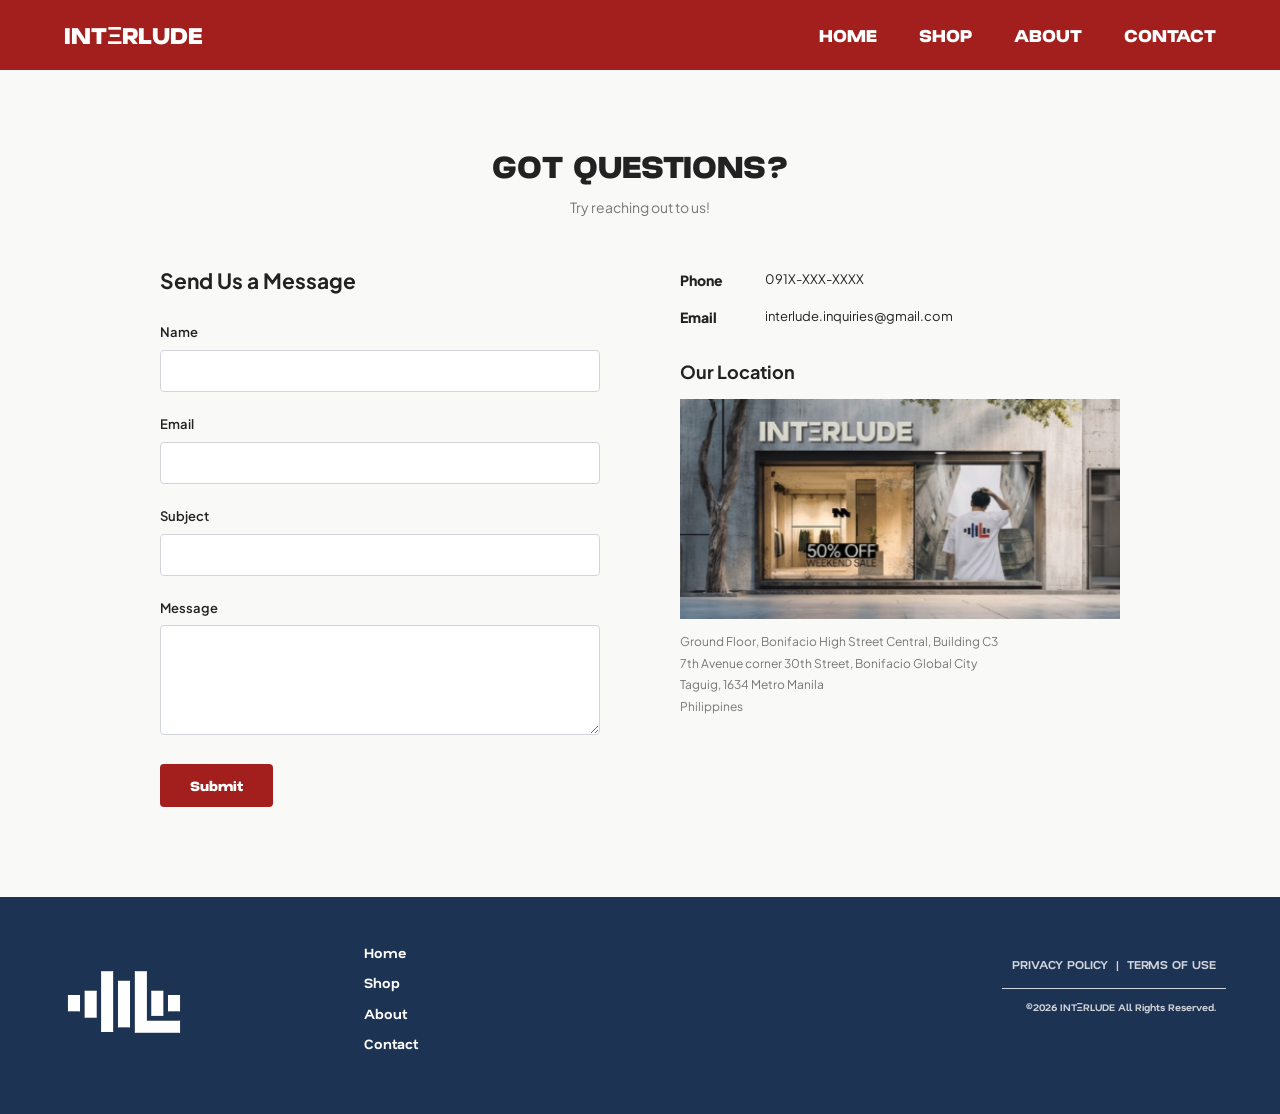
<file: contact.html>
<!DOCTYPE html>
<html lang="en">

<head>
    <meta charset="UTF-8">
    <meta name="viewport" content="width=device-width, initial-scale=1.0">

    <title>Contact Us | INTΞRLUDE</title>

    <!-- GOOGLE FONTS -->
    <link rel="preconnect" href="https://fonts.googleapis.com">
    <link rel="preconnect" href="https://fonts.gstatic.com" crossorigin>

    <link href="https://fonts.googleapis.com/css2?family=Nata+Sans:wght@900&family=Plus+Jakarta+Sans:wght@400;500;600;700;800&display=swap"
        rel="stylesheet">

    <!-- CUSTOM CSS -->
    <link rel="stylesheet" href="css/contact.css">
</head>

<body>

    <!-- HEADER -->
    <header class="site-header">

        <div class="header-container">

            <a href="index.html" class="brand">INTΞRLUDE</a>

            <nav class="navigation">
                <a href="index.html">HOME</a>
                <a href="index.html#shop">SHOP</a>
                <a href="index.html#about">ABOUT</a>
                <a href="contact.html">CONTACT</a>
            </nav>

        </div>

    </header>

    <!-- MAIN CONTENT -->
    <main class="contact-section">

        <div class="contact-heading">
            <h1>GOT QUESTIONS?</h1>
            <p>Try reaching out to us!</p>
        </div>

        <div class="contact-container">

            <!-- CONTACT FORM -->
            <section class="contact-form">

                <h2>Send Us a Message</h2>

                <form id="contactForm">

                    <div class="form-group">
                        <label for="name">Name</label>
                        <input
                            type="text"
                            id="name"
                            name="name"
                            required>
                    </div>

                    <div class="form-group">
                        <label for="email">Email</label>
                        <input
                            type="email"
                            id="email"
                            name="email"
                            required>
                    </div>

                    <div class="form-group">
                        <label for="subject">Subject</label>
                        <input
                            type="text"
                            id="subject"
                            name="subject"
                            required>
                    </div>

                    <div class="form-group">
                        <label for="message">Message</label>
                        <textarea
                            id="message"
                            name="message"
                            rows="4"
                            required></textarea>
                    </div>

                    <button type="submit" class="submit-button">
                        Submit
                    </button>

                </form>

            </section>

            <!-- CONTACT INFORMATION -->
            <section class="contact-information">

                <div class="info-row">
                    <strong>Phone</strong>
                    <span>091X-XXX-XXXX</span>
                </div>

                <div class="info-row">
                    <strong>Email</strong>
                    <span>interlude.inquiries@gmail.com</span>
                </div>

                <h2 class="location-heading">Our Location</h2>

                <img
                    src="images/store.png"
                    alt="INTΞRLUDE storefront"
                    class="store-image">

                <p class="address">
                    Ground Floor, Bonifacio High Street Central,
                    Building C3<br>
                    7th Avenue corner 30th Street,
                    Bonifacio Global City<br>
                    Taguig, 1634 Metro Manila<br>
                    Philippines
                </p>

            </section>

        </div>

    </main>

    <!-- FOOTER -->
    <footer class="site-footer">

        <div class="footer-container">

            <!-- FOOTER LOGO -->
            <div class="footer-logo">
                <img src="images/logo.png" alt="INTΞRLUDE Logo">
            </div>

            <!-- FOOTER NAVIGATION -->
            <nav class="footer-navigation">

                <a href="index.html">Home</a>
                <a href="index.html#shop">Shop</a>
                <a href="index.html#about">About</a>
                <a href="contact.html">Contact</a>

            </nav>

            <!-- FOOTER POLICY -->
            <div class="footer-information">

                <div class="footer-links">

                    <a href="privacy.html">PRIVACY POLICY</a>

                    <span>|</span>

                    <a href="terms.html">TERMS OF USE</a>

                </div>

                <div class="policy-line"></div>

                <p>©2026 INTΞRLUDE All Rights Reserved.</p>

            </div>

        </div>

    </footer>

    <!-- JAVASCRIPT -->
    <script src="js/script.js"></script>

</body>
</html>
</file>
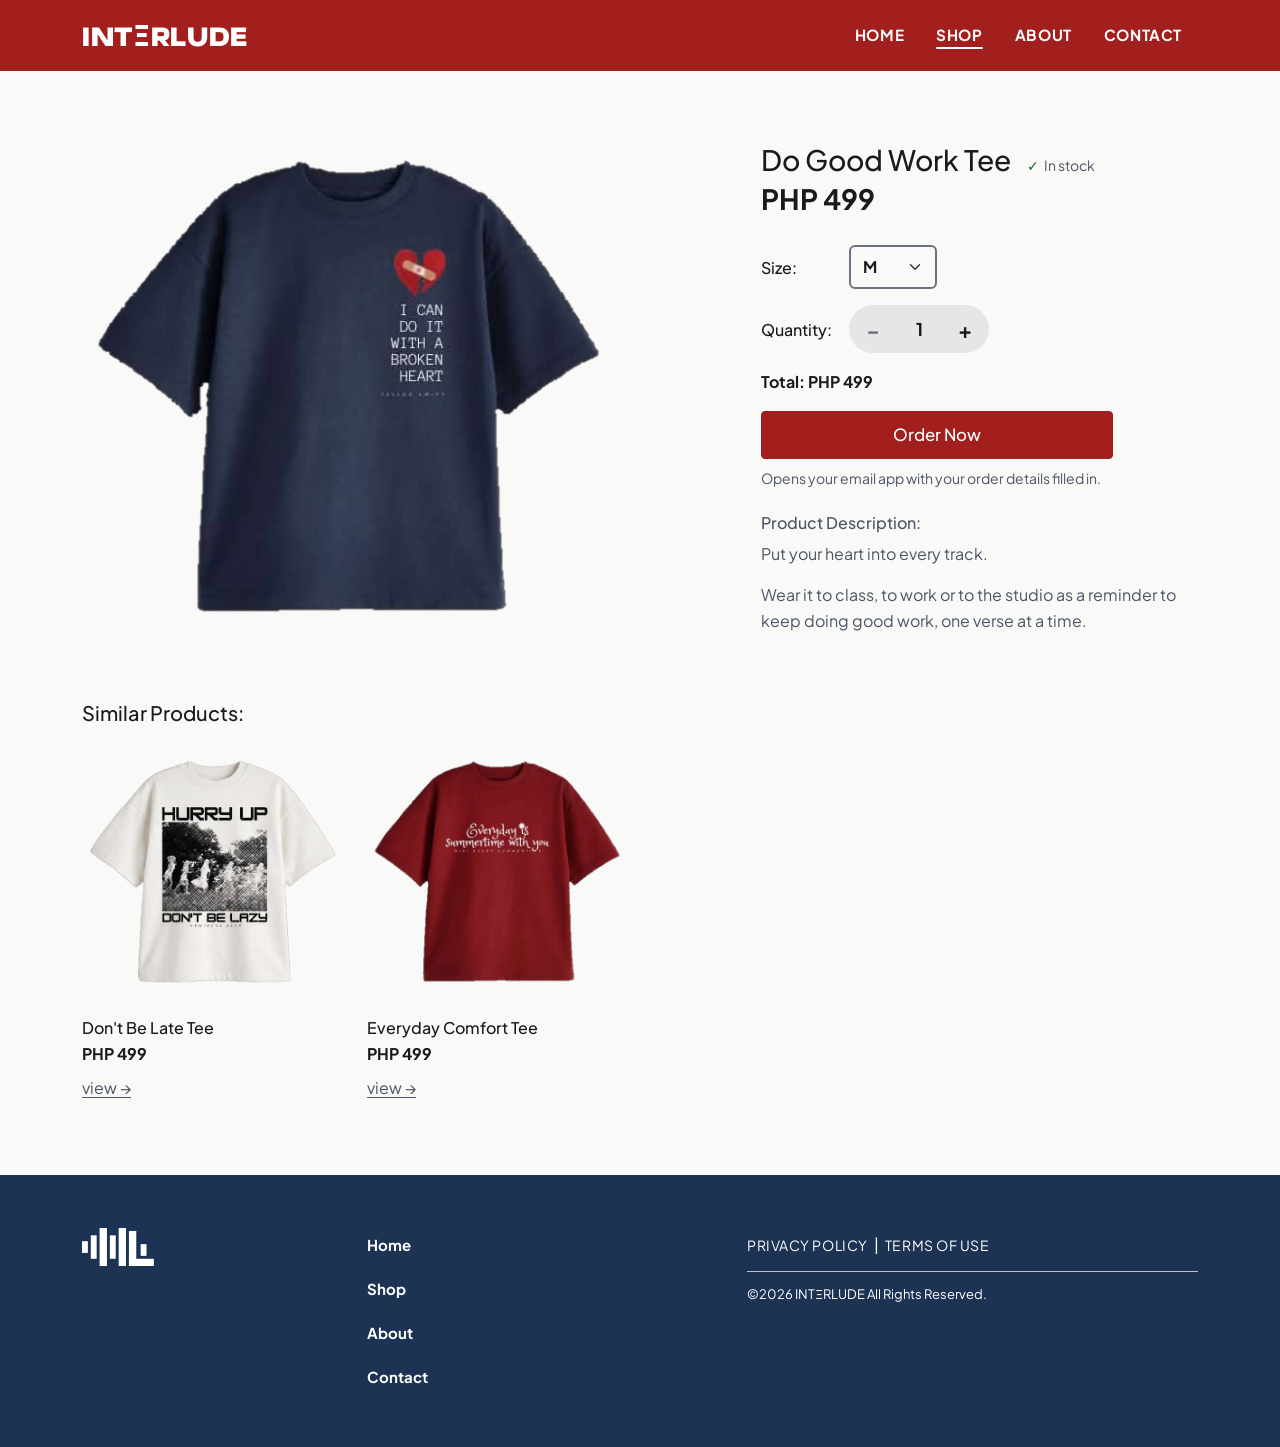
<file: do-good-work-tee.html>
<!DOCTYPE html>
<html lang="en">
<head>
  <meta charset="UTF-8">
  <meta name="viewport" content="width=device-width, initial-scale=1">
  <meta name="description" content="Do Good Work Tee by INTERLUDE: a simple t-shirt for everyday life. PHP 499. Choose your size and order by email.">
  <title>Do Good Work Tee | INTERLUDE</title>

  <!-- Fonts from the brand kit -->
  <link rel="preconnect" href="https://fonts.googleapis.com">
  <link rel="preconnect" href="https://fonts.gstatic.com" crossorigin>
  <link href="https://fonts.googleapis.com/css2?family=Nata+Sans:wght@900&amp;family=Plus+Jakarta+Sans:wght@400;500;700&amp;display=swap" rel="stylesheet">

  <!-- Bootstrap CSS (CDN) -->
  <link href="https://cdn.jsdelivr.net/npm/bootstrap@5.3.3/dist/css/bootstrap.min.css" rel="stylesheet" integrity="sha384-QWTKZyjpPEjISv5WaRU9OFeRpok6YctnYmDr5pNlyT2bRjXh0JMhjY6hW+ALEwIH" crossorigin="anonymous">

  <!-- Our styles, loaded after Bootstrap -->
  <link href="css/style.css" rel="stylesheet">
</head>
<body>
  <a class="skip-link" href="#main">Skip to main content</a>

  <header class="site-header">
    <nav class="navbar navbar-expand-md py-2" aria-label="Main">
      <div class="container">
        <a class="navbar-brand brand-wordmark" href="index.html" aria-label="INTERLUDE home">INT&Xi;RLUDE</a>
        <button class="navbar-toggler" type="button" data-bs-toggle="collapse" data-bs-target="#mainNav" aria-controls="mainNav" aria-expanded="false" aria-label="Open menu">
          <span class="navbar-toggler-icon"></span>
        </button>
        <div class="collapse navbar-collapse" id="mainNav">
          <ul class="navbar-nav ms-auto">
            <li class="nav-item"><a class="nav-link" href="index.html">Home</a></li>
            <li class="nav-item"><a class="nav-link" href="index.html#shop" aria-current="page">Shop</a></li>
            <li class="nav-item"><a class="nav-link" href="index.html#about">About</a></li>
            <li class="nav-item"><a class="nav-link" href="contact.html">Contact</a></li>
          </ul>
        </div>
      </div>
    </nav>
  </header>

  <main id="main">
    <section class="container py-4 py-lg-5" aria-labelledby="productName">
      <div class="row g-4 g-lg-5 align-items-start">

        <!-- Product image -->
        <div class="col-12 col-lg-6">
          <div class="product-media">
            <img src="images/do-good-work-tee.png" width="800" height="800" alt="Front of the Do Good Work Tee: a navy t-shirt with a red bandaged heart and short white text on the left chest">
          </div>
        </div>

        <!-- Product details + order -->
        <div class="col-12 col-lg-5 offset-lg-1 pt-lg-4">
          <div class="d-flex flex-wrap align-items-baseline gap-3">
            <h1 id="productName" class="product-title">Do Good Work Tee</h1>
            <span class="stock-status"><span class="icon" aria-hidden="true">&#10003;</span> In stock</span>
          </div>
          <p class="product-price mb-4">PHP 499</p>

          <form id="orderForm" class="order-form" data-product-name="Do Good Work Tee" data-price="499" novalidate>
            <div class="field-row mb-3">
              <label for="size" class="form-label">Size:</label>
              <select id="size" name="size" class="form-select size-select" required>
                    <option value="XS">XS</option>
                    <option value="S">S</option>
                    <option value="M" selected>M</option>
                    <option value="L">L</option>
                    <option value="XL">XL</option>
                    <option value="2XL">2XL</option>
              </select>
            </div>

            <div class="field-row mb-3">
              <label for="quantity" class="form-label">Quantity:</label>
              <div class="qty-pill">
                <button id="qtyMinus" class="qty-btn" type="button" aria-label="Decrease quantity" aria-controls="quantity">&minus;</button>
                <input id="quantity" name="quantity" type="number" value="1" min="1" max="10" step="1" inputmode="numeric" required aria-describedby="qtyHint">
                <button id="qtyPlus" class="qty-btn" type="button" aria-label="Increase quantity" aria-controls="quantity">+</button>
              </div>
              <span id="qtyHint" class="visually-hidden">1 to 10 shirts per order.</span>
            </div>

            <p class="order-total mb-3">Total: <output id="orderTotal" for="quantity" aria-live="polite">PHP 499</output></p>

            <button type="submit" class="btn btn-order w-100" aria-describedby="orderHint">Order Now</button>
            <p id="orderHint" class="form-hint mt-2 mb-3">Opens your email app with your order details filled in.</p>

            <div id="orderStatus" class="order-status mb-3" role="status" aria-live="polite" hidden></div>
          </form>

          <div class="product-description mt-4">
            <h2>Product Description:</h2>
            <p>Put your heart into every track.</p>
            <p>Wear it to class, to work or to the studio as a reminder to keep doing good work, one verse at a time.</p>
          </div>
        </div>
      </div>
    </section>

    <section class="container pb-5" aria-labelledby="similarHeading">
      <h2 id="similarHeading" class="section-label mb-3">Similar Products:</h2>
      <div class="row g-4">
          <div class="col-6 col-md-4 col-lg-3">
            <article class="card similar-card h-100">
              <img src="images/dont-be-late-tee.png" class="card-img-top" width="800" height="800" alt="Front of the Don&#x27;t Be Late Tee: an off-white t-shirt with a black-and-white halftone photo print between two lines of bold black block lettering" loading="lazy">
              <div class="card-body px-0">
                <h3 class="card-title mb-1">Don&#x27;t Be Late Tee</h3>
                <p class="price mb-0">PHP 499</p>
                <a class="view-link" href="dont-be-late-tee.html">view<span class="visually-hidden"> the Don&#x27;t Be Late Tee</span> <span aria-hidden="true">&rarr;</span></a>
              </div>
            </article>
          </div>
          <div class="col-6 col-md-4 col-lg-3">
            <article class="card similar-card h-100">
              <img src="images/everyday-comfort-tee.png" class="card-img-top" width="800" height="800" alt="Front of the Everyday Comfort Tee: a maroon t-shirt with a line of white script lettering and a small sun across the chest" loading="lazy">
              <div class="card-body px-0">
                <h3 class="card-title mb-1">Everyday Comfort Tee</h3>
                <p class="price mb-0">PHP 499</p>
                <a class="view-link" href="everyday-comfort-tee.html">view<span class="visually-hidden"> the Everyday Comfort Tee</span> <span aria-hidden="true">&rarr;</span></a>
              </div>
            </article>
          </div>
      </div>
    </section>
  </main>

  <footer class="site-footer">
    <div class="container py-3">
      <div class="row g-4 align-items-start">
        <div class="col-12 col-md-3">
          <a href="index.html" aria-label="INTERLUDE home" class="d-inline-block">
          <svg class="footer-mark" viewBox="0 0 120 52" role="img" aria-labelledby="footerMarkTitle">
            <title id="footerMarkTitle">INTERLUDE</title>
            <rect x="0" y="18" width="8" height="16" fill="#fff"/>
            <rect x="12" y="10" width="8" height="32" fill="#fff"/>
            <rect x="24" y="0" width="10" height="52" fill="#fff"/>
            <rect x="38" y="10" width="8" height="32" fill="#fff"/>
            <rect x="50" y="0" width="10" height="52" fill="#fff"/>
            <rect x="64" y="4" width="10" height="48" fill="#fff"/>
            <rect x="64" y="42" width="34" height="10" fill="#fff"/>
            <rect x="80" y="22" width="8" height="16" fill="#fff"/>
          </svg>
          </a>
        </div>
        <nav class="col-12 col-md-3 footer-nav" aria-label="Footer">
          <ul class="list-unstyled mb-0">
            <li><a href="index.html">Home</a></li>
            <li><a href="index.html#shop">Shop</a></li>
            <li><a href="index.html#about">About</a></li>
            <li><a href="contact.html">Contact</a></li>
          </ul>
        </nav>
        <div class="col-12 col-md-5 offset-md-1">
          <p class="footer-legal-links mb-1"><a href="privacy.html">Privacy Policy</a> <span aria-hidden="true">&nbsp;|&nbsp;</span> <a href="terms.html">Terms of Use</a></p>
          <div class="footer-rule pt-2">
            <small>&copy;2026 <span aria-hidden="true">INT&Xi;RLUDE</span><span class="visually-hidden">INTERLUDE</span> All Rights Reserved.</small>
          </div>
        </div>
      </div>
    </div>
  </footer>

  <!-- Bootstrap JS bundle (CDN) -->
  <script src="https://cdn.jsdelivr.net/npm/bootstrap@5.3.3/dist/js/bootstrap.bundle.min.js" integrity="sha384-YvpcrYf0tY3lHB60NNkmXc5s9fDVZLESaAA55NDzOxhy9GkcIdslK1eN7N6jIeHz" crossorigin="anonymous"></script>
  <!-- Order Now (JavaScript Method #2) -->
  <script src="js/order.js"></script>
</body>
</html>
</file>
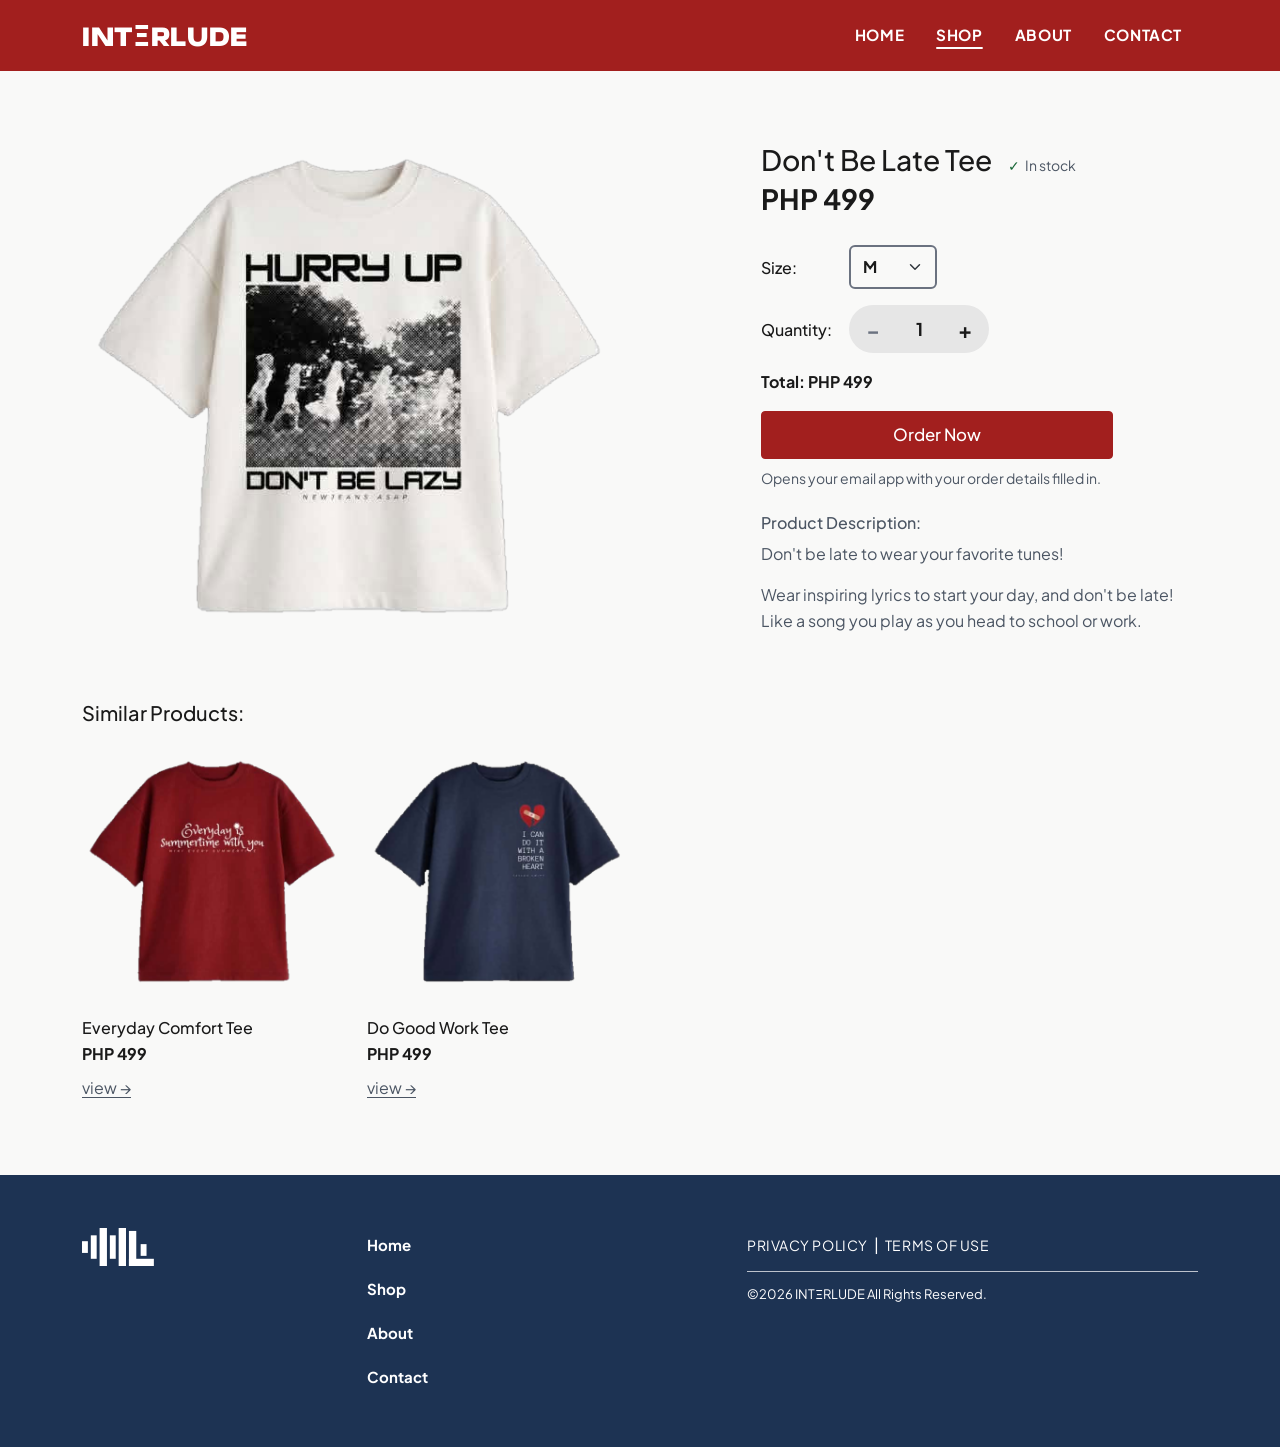
<file: dont-be-late-tee.html>
<!DOCTYPE html>
<html lang="en">
<head>
  <meta charset="UTF-8">
  <meta name="viewport" content="width=device-width, initial-scale=1">
  <meta name="description" content="Don&#x27;t Be Late Tee by INTERLUDE: a simple t-shirt for everyday life. PHP 499. Choose your size and order by email.">
  <title>Don&#x27;t Be Late Tee | INTERLUDE</title>

  <!-- Fonts from the brand kit -->
  <link rel="preconnect" href="https://fonts.googleapis.com">
  <link rel="preconnect" href="https://fonts.gstatic.com" crossorigin>
  <link href="https://fonts.googleapis.com/css2?family=Nata+Sans:wght@900&amp;family=Plus+Jakarta+Sans:wght@400;500;700&amp;display=swap" rel="stylesheet">

  <!-- Bootstrap CSS (CDN) -->
  <link href="https://cdn.jsdelivr.net/npm/bootstrap@5.3.3/dist/css/bootstrap.min.css" rel="stylesheet" integrity="sha384-QWTKZyjpPEjISv5WaRU9OFeRpok6YctnYmDr5pNlyT2bRjXh0JMhjY6hW+ALEwIH" crossorigin="anonymous">

  <!-- Our styles, loaded after Bootstrap -->
  <link href="css/style.css" rel="stylesheet">
</head>
<body>
  <a class="skip-link" href="#main">Skip to main content</a>

  <header class="site-header">
    <nav class="navbar navbar-expand-md py-2" aria-label="Main">
      <div class="container">
        <a class="navbar-brand brand-wordmark" href="index.html" aria-label="INTERLUDE home">INT&Xi;RLUDE</a>
        <button class="navbar-toggler" type="button" data-bs-toggle="collapse" data-bs-target="#mainNav" aria-controls="mainNav" aria-expanded="false" aria-label="Open menu">
          <span class="navbar-toggler-icon"></span>
        </button>
        <div class="collapse navbar-collapse" id="mainNav">
          <ul class="navbar-nav ms-auto">
            <li class="nav-item"><a class="nav-link" href="index.html">Home</a></li>
            <li class="nav-item"><a class="nav-link" href="index.html#shop" aria-current="page">Shop</a></li>
            <li class="nav-item"><a class="nav-link" href="index.html#about">About</a></li>
            <li class="nav-item"><a class="nav-link" href="contact.html">Contact</a></li>
          </ul>
        </div>
      </div>
    </nav>
  </header>

  <main id="main">
    <section class="container py-4 py-lg-5" aria-labelledby="productName">
      <div class="row g-4 g-lg-5 align-items-start">

        <!-- Product image -->
        <div class="col-12 col-lg-6">
          <div class="product-media">
            <img src="images/dont-be-late-tee.png" width="800" height="800" alt="Front of the Don&#x27;t Be Late Tee: an off-white t-shirt with a black-and-white halftone photo print between two lines of bold black block lettering">
          </div>
        </div>

        <!-- Product details + order -->
        <div class="col-12 col-lg-5 offset-lg-1 pt-lg-4">
          <div class="d-flex flex-wrap align-items-baseline gap-3">
            <h1 id="productName" class="product-title">Don&#x27;t Be Late Tee</h1>
            <span class="stock-status"><span class="icon" aria-hidden="true">&#10003;</span> In stock</span>
          </div>
          <p class="product-price mb-4">PHP 499</p>

          <form id="orderForm" class="order-form" data-product-name="Don&#x27;t Be Late Tee" data-price="499" novalidate>
            <div class="field-row mb-3">
              <label for="size" class="form-label">Size:</label>
              <select id="size" name="size" class="form-select size-select" required>
                    <option value="XS">XS</option>
                    <option value="S">S</option>
                    <option value="M" selected>M</option>
                    <option value="L">L</option>
                    <option value="XL">XL</option>
                    <option value="2XL">2XL</option>
              </select>
            </div>

            <div class="field-row mb-3">
              <label for="quantity" class="form-label">Quantity:</label>
              <div class="qty-pill">
                <button id="qtyMinus" class="qty-btn" type="button" aria-label="Decrease quantity" aria-controls="quantity">&minus;</button>
                <input id="quantity" name="quantity" type="number" value="1" min="1" max="10" step="1" inputmode="numeric" required aria-describedby="qtyHint">
                <button id="qtyPlus" class="qty-btn" type="button" aria-label="Increase quantity" aria-controls="quantity">+</button>
              </div>
              <span id="qtyHint" class="visually-hidden">1 to 10 shirts per order.</span>
            </div>

            <p class="order-total mb-3">Total: <output id="orderTotal" for="quantity" aria-live="polite">PHP 499</output></p>

            <button type="submit" class="btn btn-order w-100" aria-describedby="orderHint">Order Now</button>
            <p id="orderHint" class="form-hint mt-2 mb-3">Opens your email app with your order details filled in.</p>

            <div id="orderStatus" class="order-status mb-3" role="status" aria-live="polite" hidden></div>
          </form>

          <div class="product-description mt-4">
            <h2>Product Description:</h2>
            <p>Don&#x27;t be late to wear your favorite tunes!</p>
            <p>Wear inspiring lyrics to start your day, and don&#x27;t be late! Like a song you play as you head to school or work.</p>
          </div>
        </div>
      </div>
    </section>

    <section class="container pb-5" aria-labelledby="similarHeading">
      <h2 id="similarHeading" class="section-label mb-3">Similar Products:</h2>
      <div class="row g-4">
          <div class="col-6 col-md-4 col-lg-3">
            <article class="card similar-card h-100">
              <img src="images/everyday-comfort-tee.png" class="card-img-top" width="800" height="800" alt="Front of the Everyday Comfort Tee: a maroon t-shirt with a line of white script lettering and a small sun across the chest" loading="lazy">
              <div class="card-body px-0">
                <h3 class="card-title mb-1">Everyday Comfort Tee</h3>
                <p class="price mb-0">PHP 499</p>
                <a class="view-link" href="everyday-comfort-tee.html">view<span class="visually-hidden"> the Everyday Comfort Tee</span> <span aria-hidden="true">&rarr;</span></a>
              </div>
            </article>
          </div>
          <div class="col-6 col-md-4 col-lg-3">
            <article class="card similar-card h-100">
              <img src="images/do-good-work-tee.png" class="card-img-top" width="800" height="800" alt="Front of the Do Good Work Tee: a navy t-shirt with a red bandaged heart and short white text on the left chest" loading="lazy">
              <div class="card-body px-0">
                <h3 class="card-title mb-1">Do Good Work Tee</h3>
                <p class="price mb-0">PHP 499</p>
                <a class="view-link" href="do-good-work-tee.html">view<span class="visually-hidden"> the Do Good Work Tee</span> <span aria-hidden="true">&rarr;</span></a>
              </div>
            </article>
          </div>
      </div>
    </section>
  </main>

  <footer class="site-footer">
    <div class="container py-3">
      <div class="row g-4 align-items-start">
        <div class="col-12 col-md-3">
          <a href="index.html" aria-label="INTERLUDE home" class="d-inline-block">
          <svg class="footer-mark" viewBox="0 0 120 52" role="img" aria-labelledby="footerMarkTitle">
            <title id="footerMarkTitle">INTERLUDE</title>
            <rect x="0" y="18" width="8" height="16" fill="#fff"/>
            <rect x="12" y="10" width="8" height="32" fill="#fff"/>
            <rect x="24" y="0" width="10" height="52" fill="#fff"/>
            <rect x="38" y="10" width="8" height="32" fill="#fff"/>
            <rect x="50" y="0" width="10" height="52" fill="#fff"/>
            <rect x="64" y="4" width="10" height="48" fill="#fff"/>
            <rect x="64" y="42" width="34" height="10" fill="#fff"/>
            <rect x="80" y="22" width="8" height="16" fill="#fff"/>
          </svg>
          </a>
        </div>
        <nav class="col-12 col-md-3 footer-nav" aria-label="Footer">
          <ul class="list-unstyled mb-0">
            <li><a href="index.html">Home</a></li>
            <li><a href="index.html#shop">Shop</a></li>
            <li><a href="index.html#about">About</a></li>
            <li><a href="contact.html">Contact</a></li>
          </ul>
        </nav>
        <div class="col-12 col-md-5 offset-md-1">
          <p class="footer-legal-links mb-1"><a href="privacy.html">Privacy Policy</a> <span aria-hidden="true">&nbsp;|&nbsp;</span> <a href="terms.html">Terms of Use</a></p>
          <div class="footer-rule pt-2">
            <small>&copy;2026 <span aria-hidden="true">INT&Xi;RLUDE</span><span class="visually-hidden">INTERLUDE</span> All Rights Reserved.</small>
          </div>
        </div>
      </div>
    </div>
  </footer>

  <!-- Bootstrap JS bundle (CDN) -->
  <script src="https://cdn.jsdelivr.net/npm/bootstrap@5.3.3/dist/js/bootstrap.bundle.min.js" integrity="sha384-YvpcrYf0tY3lHB60NNkmXc5s9fDVZLESaAA55NDzOxhy9GkcIdslK1eN7N6jIeHz" crossorigin="anonymous"></script>
  <!-- Order Now (JavaScript Method #2) -->
  <script src="js/order.js"></script>
</body>
</html>
</file>
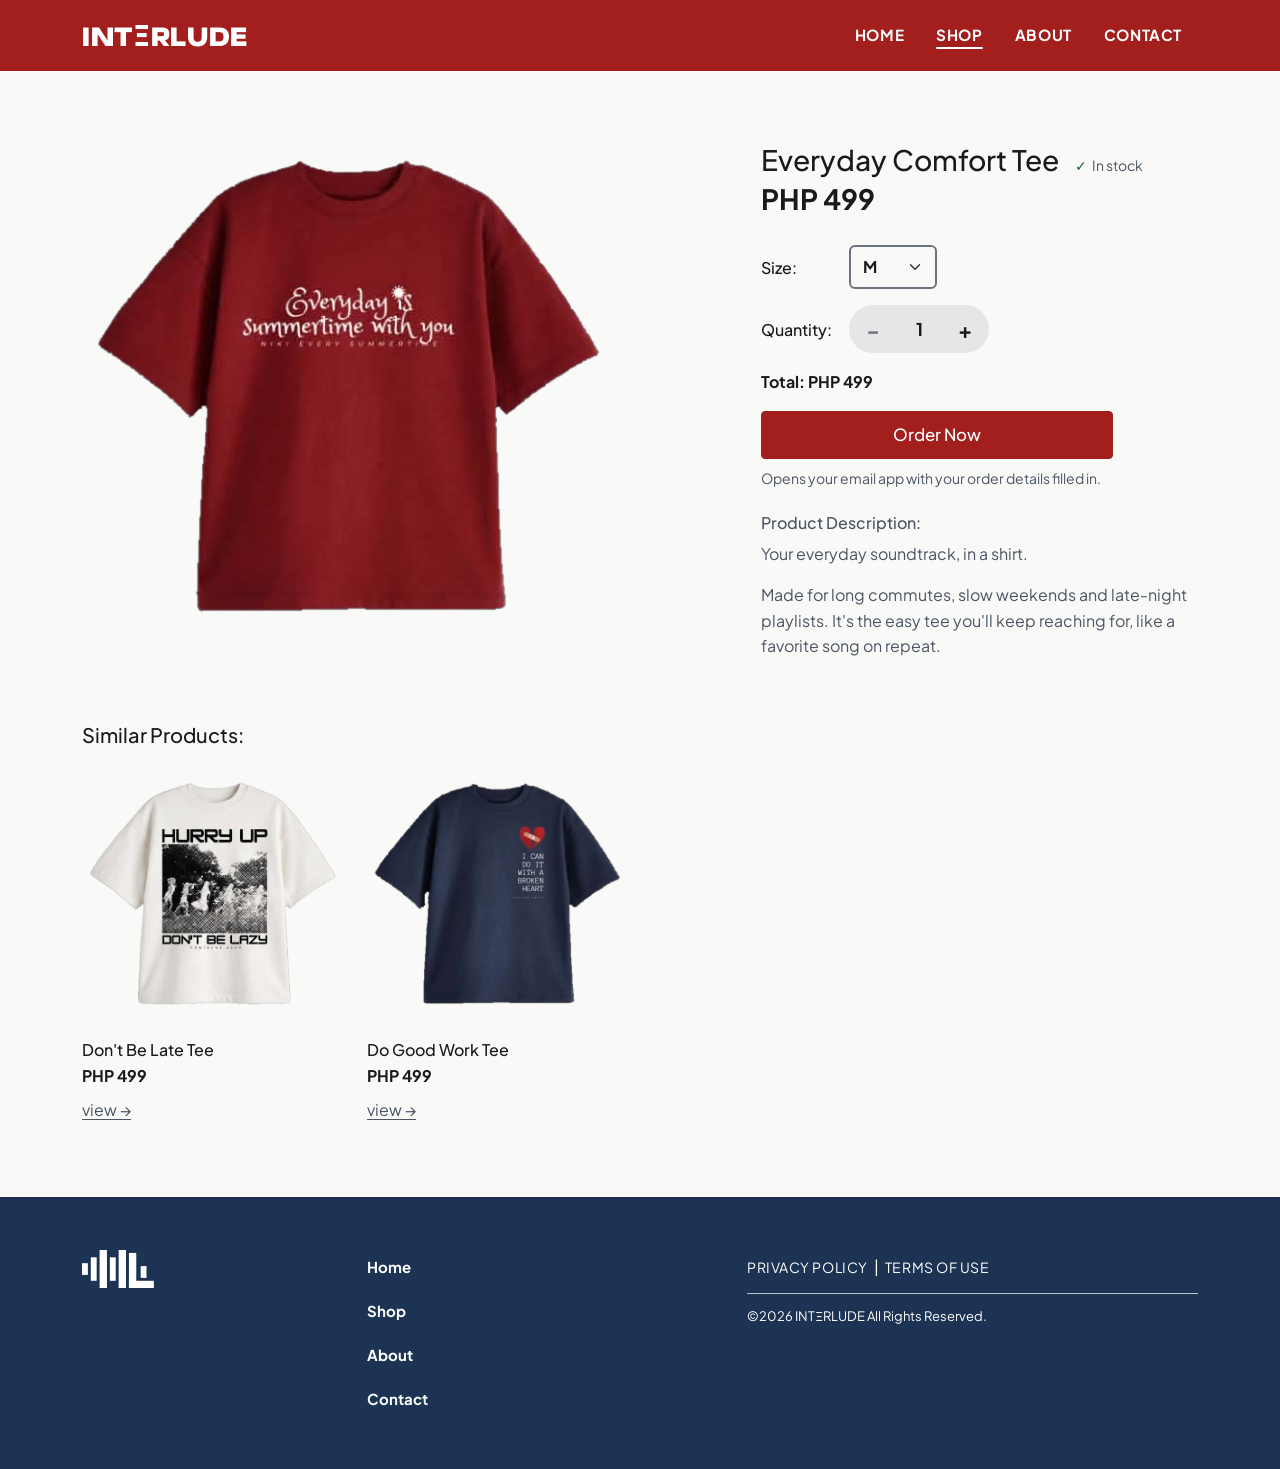
<file: everyday-comfort-tee.html>
<!DOCTYPE html>
<html lang="en">
<head>
  <meta charset="UTF-8">
  <meta name="viewport" content="width=device-width, initial-scale=1">
  <meta name="description" content="Everyday Comfort Tee by INTERLUDE: a simple t-shirt for everyday life. PHP 499. Choose your size and order by email.">
  <title>Everyday Comfort Tee | INTERLUDE</title>

  <!-- Fonts from the brand kit -->
  <link rel="preconnect" href="https://fonts.googleapis.com">
  <link rel="preconnect" href="https://fonts.gstatic.com" crossorigin>
  <link href="https://fonts.googleapis.com/css2?family=Nata+Sans:wght@900&amp;family=Plus+Jakarta+Sans:wght@400;500;700&amp;display=swap" rel="stylesheet">

  <!-- Bootstrap CSS (CDN) -->
  <link href="https://cdn.jsdelivr.net/npm/bootstrap@5.3.3/dist/css/bootstrap.min.css" rel="stylesheet" integrity="sha384-QWTKZyjpPEjISv5WaRU9OFeRpok6YctnYmDr5pNlyT2bRjXh0JMhjY6hW+ALEwIH" crossorigin="anonymous">

  <!-- Our styles, loaded after Bootstrap -->
  <link href="css/style.css" rel="stylesheet">
</head>
<body>
  <a class="skip-link" href="#main">Skip to main content</a>

  <header class="site-header">
    <nav class="navbar navbar-expand-md py-2" aria-label="Main">
      <div class="container">
        <a class="navbar-brand brand-wordmark" href="index.html" aria-label="INTERLUDE home">INT&Xi;RLUDE</a>
        <button class="navbar-toggler" type="button" data-bs-toggle="collapse" data-bs-target="#mainNav" aria-controls="mainNav" aria-expanded="false" aria-label="Open menu">
          <span class="navbar-toggler-icon"></span>
        </button>
        <div class="collapse navbar-collapse" id="mainNav">
          <ul class="navbar-nav ms-auto">
            <li class="nav-item"><a class="nav-link" href="index.html">Home</a></li>
            <li class="nav-item"><a class="nav-link" href="index.html#shop" aria-current="page">Shop</a></li>
            <li class="nav-item"><a class="nav-link" href="index.html#about">About</a></li>
            <li class="nav-item"><a class="nav-link" href="contact.html">Contact</a></li>
          </ul>
        </div>
      </div>
    </nav>
  </header>

  <main id="main">
    <section class="container py-4 py-lg-5" aria-labelledby="productName">
      <div class="row g-4 g-lg-5 align-items-start">

        <!-- Product image -->
        <div class="col-12 col-lg-6">
          <div class="product-media">
            <img src="images/everyday-comfort-tee.png" width="800" height="800" alt="Front of the Everyday Comfort Tee: a maroon t-shirt with a line of white script lettering and a small sun across the chest">
          </div>
        </div>

        <!-- Product details + order -->
        <div class="col-12 col-lg-5 offset-lg-1 pt-lg-4">
          <div class="d-flex flex-wrap align-items-baseline gap-3">
            <h1 id="productName" class="product-title">Everyday Comfort Tee</h1>
            <span class="stock-status"><span class="icon" aria-hidden="true">&#10003;</span> In stock</span>
          </div>
          <p class="product-price mb-4">PHP 499</p>

          <form id="orderForm" class="order-form" data-product-name="Everyday Comfort Tee" data-price="499" novalidate>
            <div class="field-row mb-3">
              <label for="size" class="form-label">Size:</label>
              <select id="size" name="size" class="form-select size-select" required>
                    <option value="XS">XS</option>
                    <option value="S">S</option>
                    <option value="M" selected>M</option>
                    <option value="L">L</option>
                    <option value="XL">XL</option>
                    <option value="2XL">2XL</option>
              </select>
            </div>

            <div class="field-row mb-3">
              <label for="quantity" class="form-label">Quantity:</label>
              <div class="qty-pill">
                <button id="qtyMinus" class="qty-btn" type="button" aria-label="Decrease quantity" aria-controls="quantity">&minus;</button>
                <input id="quantity" name="quantity" type="number" value="1" min="1" max="10" step="1" inputmode="numeric" required aria-describedby="qtyHint">
                <button id="qtyPlus" class="qty-btn" type="button" aria-label="Increase quantity" aria-controls="quantity">+</button>
              </div>
              <span id="qtyHint" class="visually-hidden">1 to 10 shirts per order.</span>
            </div>

            <p class="order-total mb-3">Total: <output id="orderTotal" for="quantity" aria-live="polite">PHP 499</output></p>

            <button type="submit" class="btn btn-order w-100" aria-describedby="orderHint">Order Now</button>
            <p id="orderHint" class="form-hint mt-2 mb-3">Opens your email app with your order details filled in.</p>

            <div id="orderStatus" class="order-status mb-3" role="status" aria-live="polite" hidden></div>
          </form>

          <div class="product-description mt-4">
            <h2>Product Description:</h2>
            <p>Your everyday soundtrack, in a shirt.</p>
            <p>Made for long commutes, slow weekends and late-night playlists. It&#x27;s the easy tee you&#x27;ll keep reaching for, like a favorite song on repeat.</p>
          </div>
        </div>
      </div>
    </section>

    <section class="container pb-5" aria-labelledby="similarHeading">
      <h2 id="similarHeading" class="section-label mb-3">Similar Products:</h2>
      <div class="row g-4">
          <div class="col-6 col-md-4 col-lg-3">
            <article class="card similar-card h-100">
              <img src="images/dont-be-late-tee.png" class="card-img-top" width="800" height="800" alt="Front of the Don&#x27;t Be Late Tee: an off-white t-shirt with a black-and-white halftone photo print between two lines of bold black block lettering" loading="lazy">
              <div class="card-body px-0">
                <h3 class="card-title mb-1">Don&#x27;t Be Late Tee</h3>
                <p class="price mb-0">PHP 499</p>
                <a class="view-link" href="dont-be-late-tee.html">view<span class="visually-hidden"> the Don&#x27;t Be Late Tee</span> <span aria-hidden="true">&rarr;</span></a>
              </div>
            </article>
          </div>
          <div class="col-6 col-md-4 col-lg-3">
            <article class="card similar-card h-100">
              <img src="images/do-good-work-tee.png" class="card-img-top" width="800" height="800" alt="Front of the Do Good Work Tee: a navy t-shirt with a red bandaged heart and short white text on the left chest" loading="lazy">
              <div class="card-body px-0">
                <h3 class="card-title mb-1">Do Good Work Tee</h3>
                <p class="price mb-0">PHP 499</p>
                <a class="view-link" href="do-good-work-tee.html">view<span class="visually-hidden"> the Do Good Work Tee</span> <span aria-hidden="true">&rarr;</span></a>
              </div>
            </article>
          </div>
      </div>
    </section>
  </main>

  <footer class="site-footer">
    <div class="container py-3">
      <div class="row g-4 align-items-start">
        <div class="col-12 col-md-3">
          <a href="index.html" aria-label="INTERLUDE home" class="d-inline-block">
          <svg class="footer-mark" viewBox="0 0 120 52" role="img" aria-labelledby="footerMarkTitle">
            <title id="footerMarkTitle">INTERLUDE</title>
            <rect x="0" y="18" width="8" height="16" fill="#fff"/>
            <rect x="12" y="10" width="8" height="32" fill="#fff"/>
            <rect x="24" y="0" width="10" height="52" fill="#fff"/>
            <rect x="38" y="10" width="8" height="32" fill="#fff"/>
            <rect x="50" y="0" width="10" height="52" fill="#fff"/>
            <rect x="64" y="4" width="10" height="48" fill="#fff"/>
            <rect x="64" y="42" width="34" height="10" fill="#fff"/>
            <rect x="80" y="22" width="8" height="16" fill="#fff"/>
          </svg>
          </a>
        </div>
        <nav class="col-12 col-md-3 footer-nav" aria-label="Footer">
          <ul class="list-unstyled mb-0">
            <li><a href="index.html">Home</a></li>
            <li><a href="index.html#shop">Shop</a></li>
            <li><a href="index.html#about">About</a></li>
            <li><a href="contact.html">Contact</a></li>
          </ul>
        </nav>
        <div class="col-12 col-md-5 offset-md-1">
          <p class="footer-legal-links mb-1"><a href="privacy.html">Privacy Policy</a> <span aria-hidden="true">&nbsp;|&nbsp;</span> <a href="terms.html">Terms of Use</a></p>
          <div class="footer-rule pt-2">
            <small>&copy;2026 <span aria-hidden="true">INT&Xi;RLUDE</span><span class="visually-hidden">INTERLUDE</span> All Rights Reserved.</small>
          </div>
        </div>
      </div>
    </div>
  </footer>

  <!-- Bootstrap JS bundle (CDN) -->
  <script src="https://cdn.jsdelivr.net/npm/bootstrap@5.3.3/dist/js/bootstrap.bundle.min.js" integrity="sha384-YvpcrYf0tY3lHB60NNkmXc5s9fDVZLESaAA55NDzOxhy9GkcIdslK1eN7N6jIeHz" crossorigin="anonymous"></script>
  <!-- Order Now (JavaScript Method #2) -->
  <script src="js/order.js"></script>
</body>
</html>
</file>
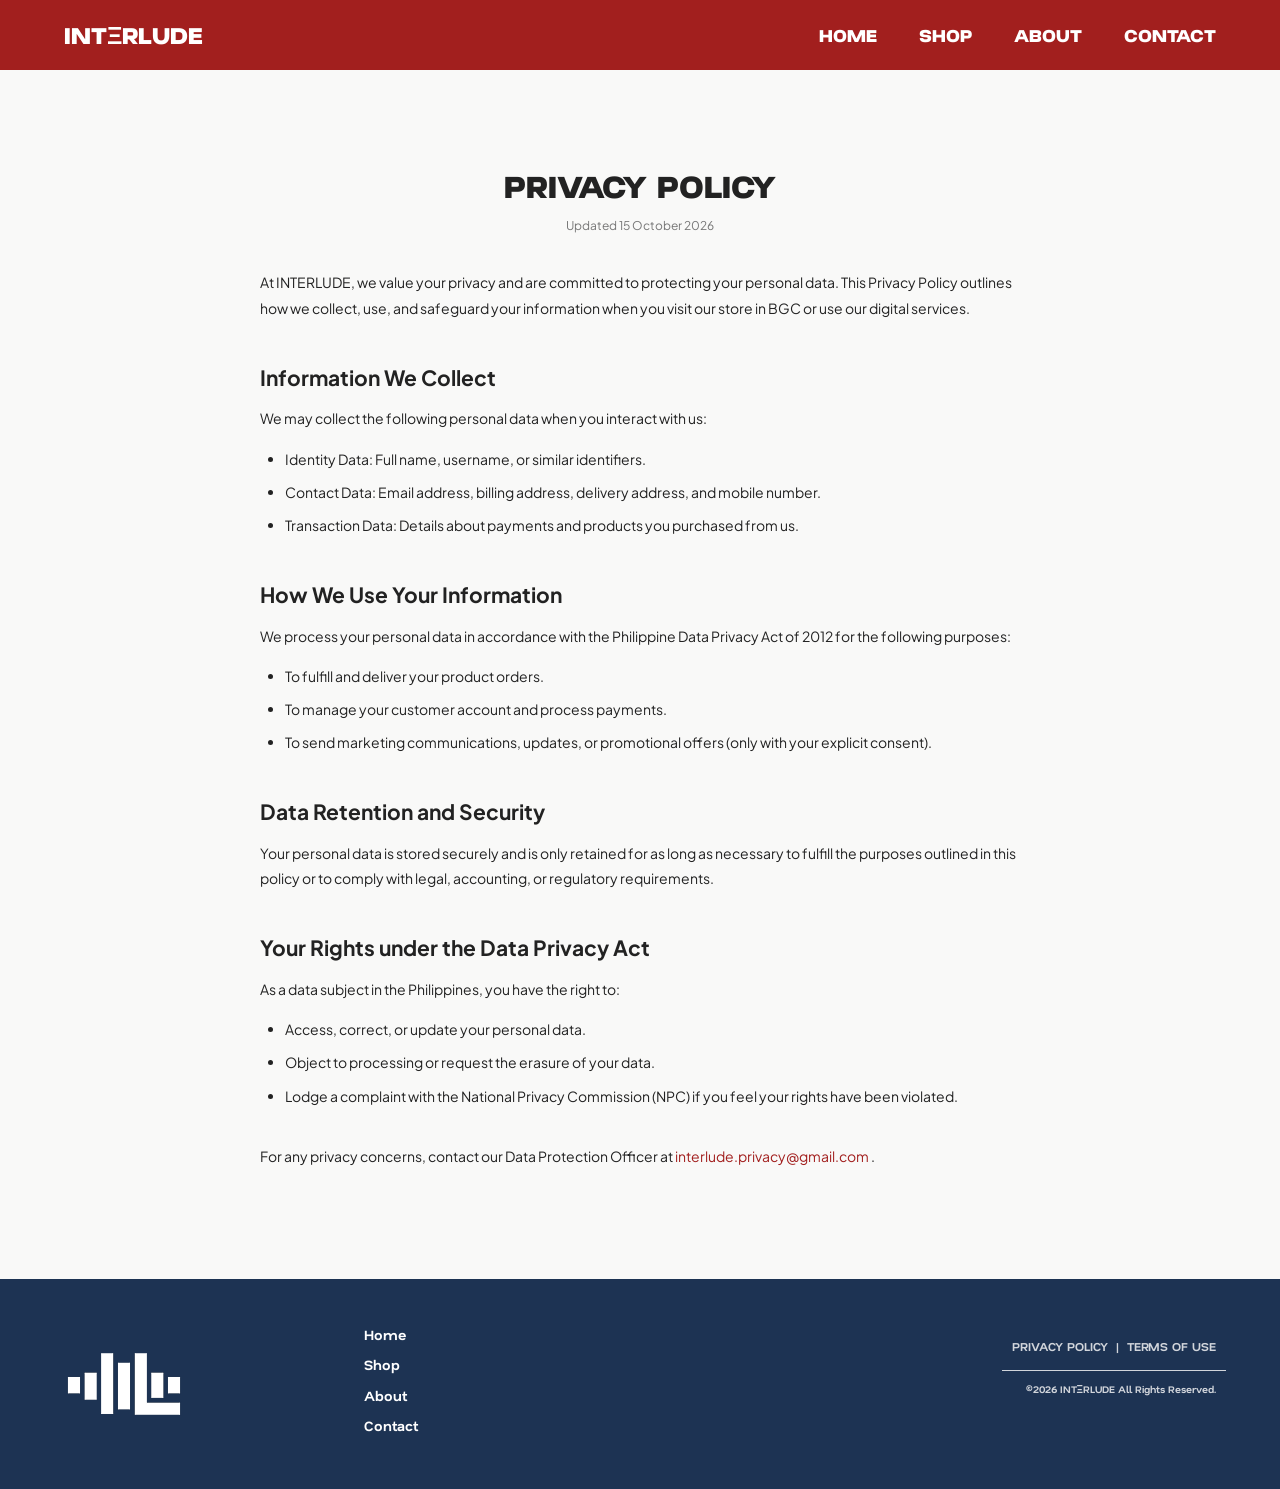
<file: privacy.html>
<!DOCTYPE html>
<html lang="en">

<head>
    <meta charset="UTF-8">
    <meta name="viewport" content="width=device-width, initial-scale=1.0">
    <meta name="description" content="INTERLUDE Privacy Policy">

    <title>Privacy Policy | INTΞRLUDE</title>

    <!-- GOOGLE FONT -->
    <link rel="preconnect" href="https://fonts.googleapis.com">
    <link rel="preconnect" href="https://fonts.gstatic.com" crossorigin>

    <link href="https://fonts.googleapis.com/css2?family=Nata+Sans:wght@600;900&display=swap"
        rel="stylesheet">

    <!-- CUSTOM CSS -->
    <link rel="stylesheet" href="css/privacy.css">

</head>

<body>

    <!-- HEADER -->
    <header>
        <div class="nav-container">

            <a class="logo" href="index.html">INTΞRLUDE</a>

            <nav>
                <a href="index.html">HOME</a>
                <a href="index.html#shop">SHOP</a>
                <a href="index.html#about">ABOUT</a>
                <a href="contact.html">CONTACT</a>
            </nav>

        </div>
    </header>


    <!-- MAIN CONTENT -->
    <main class="policy-main">

        <div class="policy-container">

            <!-- PAGE HEADING -->
            <div class="page-heading">
                <h1>PRIVACY POLICY</h1>
                <p>Updated 15 October 2026</p>
            </div>

            <!-- PRIVACY POLICY CONTENT -->
            <div class="policy-copy">

                <p class="intro">
                    At INTERLUDE, we value your privacy and are committed to protecting your personal data.
                    This Privacy Policy outlines how we collect, use, and safeguard your information when
                    you visit our store in BGC or use our digital services.
                </p>

                <section>
                    <h2>Information We Collect</h2>

                    <p>We may collect the following personal data when you interact with us:</p>

                    <ul>
                        <li>Identity Data: Full name, username, or similar identifiers.</li>

                        <li>Contact Data: Email address, billing address, delivery address, and mobile number.</li>

                        <li>Transaction Data: Details about payments and products you purchased from us.</li>
                    </ul>
                </section>

                <section>
                    <h2>How We Use Your Information</h2>

                    <p>
                        We process your personal data in accordance with the Philippine Data Privacy Act of 2012
                        for the following purposes:
                    </p>

                    <ul>
                        <li>To fulfill and deliver your product orders.</li>

                        <li>To manage your customer account and process payments.</li>

                        <li>To send marketing communications, updates, or promotional offers
                            (only with your explicit consent).</li>
                    </ul>
                </section>

                <section>
                    <h2>Data Retention and Security</h2>

                    <p>
                        Your personal data is stored securely and is only retained for as long as necessary
                        to fulfill the purposes outlined in this policy or to comply with legal, accounting,
                        or regulatory requirements.
                    </p>
                </section>

                <section>
                    <h2>Your Rights under the Data Privacy Act</h2>

                    <p>As a data subject in the Philippines, you have the right to:</p>

                    <ul>
                        <li>Access, correct, or update your personal data.</li>

                        <li>Object to processing or request the erasure of your data.</li>

                        <li>Lodge a complaint with the National Privacy Commission (NPC)
                            if you feel your rights have been violated.</li>
                    </ul>
                </section>

                <!-- CONTACT INFORMATION -->
                <p class="contact-note">
                    For any privacy concerns, contact our Data Protection Officer at
                    <a href="mailto:interlude.privacy@gmail.com">
                        interlude.privacy@gmail.com
                    </a>.
                </p>

            </div>

        </div>

    </main>


    <!-- FOOTER -->
    <footer>
        <div class="footer-container">

            <!-- FOOTER LOGO -->
            <a class="footer-logo" href="index.html">
                <img src="images/logo.png" alt="INTERLUDE Logo">
            </a>

            <!-- FOOTER NAVIGATION -->
            <nav class="footer-links">
                <a href="index.html">Home</a>
                <a href="index.html#shop">Shop</a>
                <a href="index.html#about">About</a>
                <a href="contact.html">Contact</a>
            </nav>

            <!-- POLICY LINKS AND COPYRIGHT -->
            <div class="footer-policy">

                <div class="policy-links">
                    <a href="privacy.html">PRIVACY POLICY</a>
                    <span>|</span>
                    <a href="terms.html">TERMS OF USE</a>
                </div>

                <div class="policy-line"></div>

                <p>©2026 INTΞRLUDE All Rights Reserved.</p>

            </div>

        </div>
    </footer>


</body>
</html>
</file>
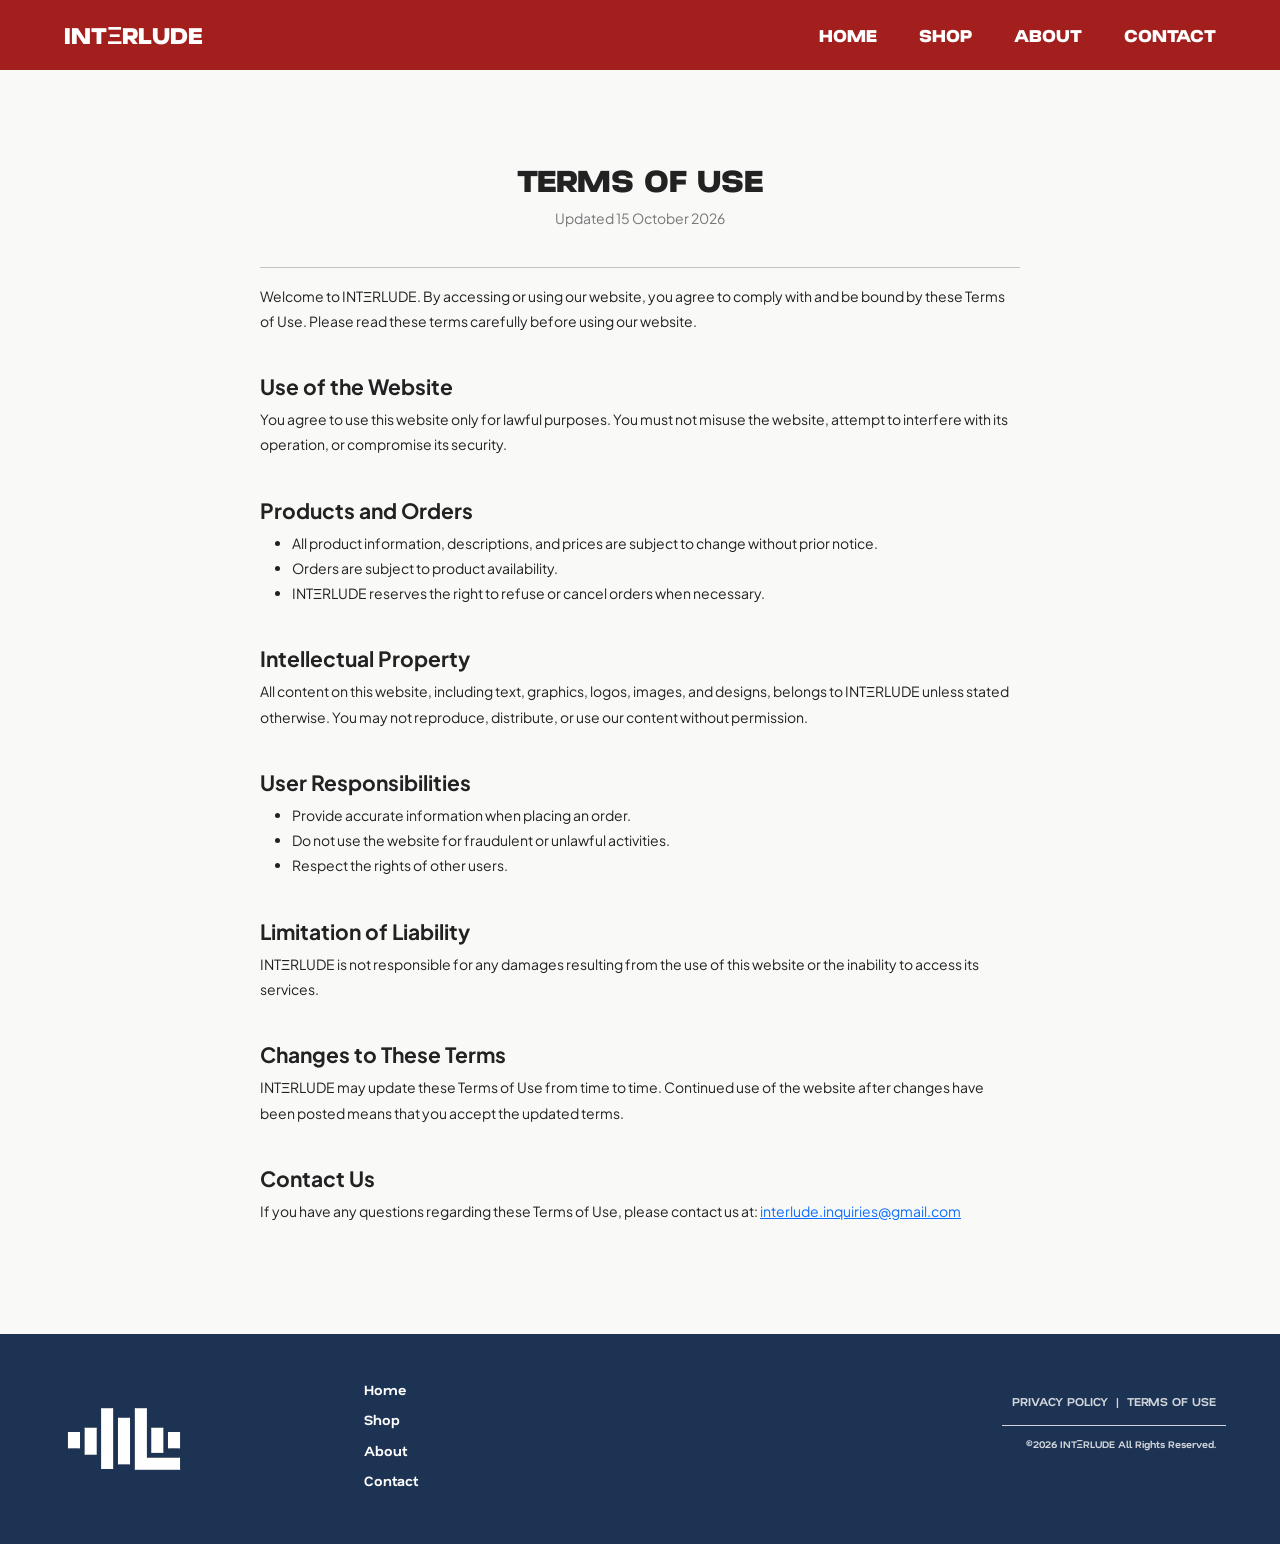
<file: terms.html>
<!DOCTYPE html>
<html lang="en">

<head>

    <meta charset="UTF-8">
    <meta name="viewport" content="width=device-width, initial-scale=1.0">

    <title>Terms of Use | INTΞRLUDE</title>

    <!-- Bootstrap CSS -->
    <link href="https://cdn.jsdelivr.net/npm/bootstrap@5.3.3/dist/css/bootstrap.min.css"
        rel="stylesheet">

    <!-- Google Fonts -->
    <link rel="preconnect" href="https://fonts.googleapis.com">
    <link rel="preconnect" href="https://fonts.gstatic.com" crossorigin>

    <link href="https://fonts.googleapis.com/css2?family=Nata+Sans:wght@400;700;800;900&family=Plus+Jakarta+Sans:wght@400;700&display=swap"
        rel="stylesheet">

    <!-- Custom CSS -->
    <link rel="stylesheet" href="css/terms.css">

</head>

<body>

    <!-- HEADER -->
    <header>

        <div class="nav-container">

            <a href="index.html" class="logo">
                INTΞRLUDE
            </a>

            <nav>

                <a href="index.html">HOME</a>

                <a href="https://jfalvarez16.github.io/INTERLUDE/index.html#shop">SHOP</a>

                <a href="index.html#about">ABOUT</a>

                <a href="contact.html">CONTACT</a>

            </nav>

        </div>

    </header>

    <!-- MAIN CONTENT -->
    <main>

        <section class="terms">

            <h1>TERMS OF USE</h1>

            <p class="updated">
                Updated 15 October 2026
            </p>

            <hr>

            <p>
                Welcome to INTΞRLUDE. By accessing or using our website, you agree to comply with and be bound by these Terms of Use. Please read these terms carefully before using our website.
            </p>

            <h2>Use of the Website</h2>

            <p>
                You agree to use this website only for lawful purposes. You must not misuse the website, attempt to interfere with its operation, or compromise its security.
            </p>

            <h2>Products and Orders</h2>

            <ul>

                <li>
                    All product information, descriptions, and prices are subject to change without prior notice.
                </li>

                <li>
                    Orders are subject to product availability.
                </li>

                <li>
                    INTΞRLUDE reserves the right to refuse or cancel orders when necessary.
                </li>

            </ul>

            <h2>Intellectual Property</h2>

            <p>
                All content on this website, including text, graphics, logos, images, and designs, belongs to INTΞRLUDE unless stated otherwise. You may not reproduce, distribute, or use our content without permission.
            </p>

            <h2>User Responsibilities</h2>

            <ul>

                <li>
                    Provide accurate information when placing an order.
                </li>

                <li>
                    Do not use the website for fraudulent or unlawful activities.
                </li>

                <li>
                    Respect the rights of other users.
                </li>

            </ul>

            <h2>Limitation of Liability</h2>

            <p>
                INTΞRLUDE is not responsible for any damages resulting from the use of this website or the inability to access its services.
            </p>

            <h2>Changes to These Terms</h2>

            <p>
                INTΞRLUDE may update these Terms of Use from time to time. Continued use of the website after changes have been posted means that you accept the updated terms.
            </p>

            <h2>Contact Us</h2>

            <p>
                If you have any questions regarding these Terms of Use, please contact us at:
                <a href="mailto:interlude.inquiries@gmail.com">
                    interlude.inquiries@gmail.com
                </a>
            </p>

        </section>

    </main>

    <!-- FOOTER -->
    <footer>

        <div class="footer-container">

            <div class="footer-logo">

                <img src="images/logo.png" alt="INTΞRLUDE Logo">

            </div>

            <!-- FOOTER NAVIGATION -->
            <div class="footer-links">

                <a href="index.html">Home</a>

                <a href="https://jfalvarez16.github.io/INTERLUDE/index.html#shop">Shop</a>

                <a href="index.html#about">About</a>

                <a href="contact.html">Contact</a>

            </div>

            <!-- LEGAL INFORMATION -->
            <div class="footer-policy">

                <div class="policy-links">

                    <a href="privacy.html">
                        PRIVACY POLICY
                    </a>

                    <span>|</span>

                    <a href="terms.html">
                        TERMS OF USE
                    </a>

                </div>

                <div class="policy-line"></div>

                <p>
                    ©2026 INTΞRLUDE All Rights Reserved.
                </p>

            </div>

        </div>

    </footer>

</body>

</html>
</file>
<file: css/contact.css>
/* GOOGLE FONTS */
@import url('https://fonts.googleapis.com/css2?family=Nata+Sans:wght@900&family=Plus+Jakarta+Sans:wght@400;500;600;700;800&display=swap');

/* ===============================
   INTΞRLUDE CONTACT PAGE
================================ */

/* COLORS */

:root {
    --navy: #1D3353;
    --off-white: #F9F9F8;
    --red: #A21F1E;
    --grey-200: #D1D5DB;
}

/* GENERAL */

* {
    margin: 0;
    padding: 0;
    box-sizing: border-box;
}

body {
    font-family: "Plus Jakarta Sans", sans-serif;
    background-color: var(--off-white);
    color: #222;
    line-height: 1.6;
}

/* ===============================
   HEADER
================================ */

.site-header {
    background-color: var(--red);
    height: 70px;
}

.header-container {
    width: 90%;
    max-width: 1200px;
    height: 100%;
    margin: auto;
    display: flex;
    justify-content: space-between;
    align-items: center;
}

/* HEADER LOGO */

.brand {
    font-family: "Nata Sans", sans-serif;
    font-size: 24px;
    font-weight: 900;
    color: white;
    text-decoration: none;
}

/* HEADER NAVIGATION */

.navigation {
    display: flex;
    gap: 42px;
}

.navigation a {
    font-family: "Nata Sans", sans-serif;
    font-size: 18px;
    font-weight: 900;
    color: white;
    text-decoration: none;
    text-transform: uppercase;
}

/* HEADER HOVER */

.navigation a:hover {
    opacity: 0.8;
}

/* ===============================
   CONTACT CONTENT
================================ */

.contact-section {
    width: 75%;
    max-width: 1000px;
    margin: 70px auto 90px;
}

/* CONTACT HEADING */

.contact-heading {
    text-align: center;
    margin-bottom: 45px;
}

.contact-heading h1 {
    font-family: "Nata Sans", sans-serif;
    font-size: 32px;
    font-weight: 900;
}

.contact-heading p {
    font-size: 14px;
    color: #777;
    margin-top: 5px;
}

/* CONTACT CONTAINER */

.contact-container {
    display: grid;
    grid-template-columns: 1fr 1fr;
    gap: 80px;
}

/* ===============================
   CONTACT FORM
================================ */

.contact-form h2 {
    font-size: 21px;
    font-weight: 700;
    margin-bottom: 25px;
}

.form-group {
    margin-bottom: 22px;
}

.form-group label {
    display: block;
    font-size: 13px;
    font-weight: 600;
    margin-bottom: 7px;
}

.form-group input,
.form-group textarea {
    width: 100%;
    padding: 12px;
    border: 1px solid var(--grey-200);
    border-radius: 4px;
    font-family: "Plus Jakarta Sans", sans-serif;
    font-size: 13px;
    background-color: white;
}

.form-group input {
    height: 42px;
}

.form-group textarea {
    min-height: 110px;
    resize: vertical;
}

.form-group input:focus,
.form-group textarea:focus {
    outline: 1px solid var(--red);
    border-color: var(--red);
}

/* SUBMIT BUTTON */

.submit-button {
    background-color: var(--red);
    color: white;
    border: none;
    border-radius: 4px;
    padding: 12px 30px;
    font-family: "Nata Sans", sans-serif;
    font-size: 14px;
    font-weight: 900;
    cursor: pointer;
}

.submit-button:hover {
    background-color: #821817;
}

/* ===============================
   CONTACT INFORMATION
================================ */

.contact-information {
    padding-top: 5px;
}

.info-row {
    display: grid;
    grid-template-columns: 70px 1fr;
    gap: 15px;
    margin-bottom: 15px;
    font-size: 13px;
    overflow-wrap: anywhere;
}

.info-row strong {
    font-size: 14px;
    font-weight: 800;
}

.location-heading {
    font-size: 18px;
    font-weight: 700;
    margin: 30px 0 12px;
}

/* STORE IMAGE */

.store-image {
    width: 100%;
    height: 220px;
    object-fit: cover;
    display: block;
}

/* ADDRESS */

.address {
    color: #777;
    font-size: 12px;
    line-height: 1.8;
    margin-top: 12px;
}

/* ===============================
   FOOTER
================================ */

.site-footer {
    background-color: var(--navy);
    padding: 45px 0;
    color: white;
}

.footer-container {
    width: 90%;
    max-width: 1200px;
    margin: auto;
    display: flex;
    align-items: flex-start;
}

/* LOGO */

.footer-logo img {
    width: 120px;
    height: 120px;
    object-fit: contain;
}

/* FOOTER LINKS */

.footer-navigation {
    display: flex;
    flex-direction: column;
    gap: 8px;
    margin-left: 180px;
}

.footer-navigation a {
    font-family: "Nata Sans", sans-serif;
    font-size: 14px;
    font-weight: 700;
    color: white;
    text-decoration: none;
}

/* FOOTER HOVER */

.footer-navigation a:hover {
    text-decoration: underline;
}

/* POLICY AREA */

.footer-information {
    margin-left: auto;
    text-align: right;
    padding-top: 8px;
}

.footer-links {
    display: inline-flex;
    gap: 8px;
}

.footer-links a,
.footer-links span {
    font-family: "Nata Sans", sans-serif;
    color: var(--grey-200);
    font-size: 12px;
    font-weight: 700;
    text-decoration: none;
}

/* THE LINE */

.policy-line {
    height: 1px;
    background-color: var(--grey-200);
    width: calc(100% + 20px);
    margin-top: 12px;
    margin-left: -10px;
}

/* COPYRIGHT */

.footer-information p {
    font-family: "Nata Sans", sans-serif;
    color: var(--grey-200);
    font-size: 10px;
    font-weight: 700;
    margin-top: 10px;
}

/* ===============================
   MOBILE RESPONSIVENESS
================================ */

@media (max-width: 768px) {

    /* HEADER */

    .site-header {
        height: auto;
        min-height: 70px;
    }

    .header-container {
        width: 90%;
        padding: 12px 0;
        flex-direction: column;
        gap: 12px;
    }

    .brand {
        font-size: 22px;
    }

    .navigation {
        justify-content: center;
        flex-wrap: wrap;
        gap: 12px 20px;
    }

    .navigation a {
        font-size: 12px;
    }

    /* CONTACT CONTENT */

    .contact-section {
        width: 88%;
        margin: 45px auto 60px;
    }

    .contact-heading {
        margin-bottom: 35px;
    }

    .contact-heading h1 {
        font-size: 26px;
    }

    .contact-container {
        grid-template-columns: 1fr;
        gap: 45px;
    }

    .contact-form h2 {
        font-size: 19px;
    }

    .store-image {
        height: auto;
        max-height: 280px;
    }

    /* FOOTER */

    .footer-container {
        flex-direction: column;
        gap: 30px;
    }

    .footer-logo img {
        width: 100px;
        height: 100px;
    }

    .footer-navigation {
        margin-left: 0;
    }

    .footer-information {
        margin-left: 0;
        text-align: left;
    }

    .footer-links {
        flex-wrap: wrap;
    }

    .policy-line {
        margin-left: 0;
    }
}
</file>
<file: css/privacy.css>
/* GOOGLE FONTS */
@import url('https://fonts.googleapis.com/css2?family=Nata+Sans:wght@900&family=Plus+Jakarta+Sans:wght@400;500;600;700;800&display=swap');


/* ===============================
   COLORS
================================ */

:root {
    --navy: #1D3353;
    --off-white: #F9F9F8;
    --red: #A21F1E;
    --grey-200: #D1D5DB;
}


/* ===============================
   GENERAL
================================ */

* {
    margin: 0;
    padding: 0;
    box-sizing: border-box;
}

html,
body {
    width: 100%;
}

body {
    font-family: "Plus Jakarta Sans", sans-serif;
    background-color: var(--off-white);
    color: #222;
    line-height: 1.6;
}


/* ===============================
   HEADER / NAVIGATION BAR
================================ */

body > header {
    display: block;
    width: 100%;
    height: 70px;
    background-color: var(--red);
}

body > header .nav-container {
    width: 90%;
    max-width: 1200px;
    height: 100%;
    margin: 0 auto;

    display: flex;
    flex-direction: row;
    justify-content: space-between;
    align-items: center;
}

/* HEADER LOGO */

body > header .logo {
    display: inline-block;
    font-family: "Nata Sans", sans-serif;
    font-size: 24px;
    font-weight: 900;
    color: white;
    text-decoration: none;
}

/* HEADER NAVIGATION */

body > header nav {
    display: flex;
    flex-direction: row;
    align-items: center;
    gap: 42px;
}

body > header nav a {
    display: inline-block;
    font-family: "Nata Sans", sans-serif;
    font-size: 18px;
    font-weight: 900;
    color: white;
    text-decoration: none;
    text-transform: uppercase;
}

body > header nav a:hover {
    opacity: 0.8;
}


/* ===============================
   PRIVACY POLICY CONTENT
================================ */

.policy-main {
    width: 100%;
}

.policy-container {
    width: 60%;
    max-width: 760px;
    margin: 90px auto 110px;
}


/* ===============================
   PAGE HEADING
================================ */

.page-heading {
    display: block;
    width: 100%;
    text-align: center;
    margin: 0 auto 35px;
}

.page-heading h1 {
    display: block;
    width: 100%;
    font-family: "Nata Sans", sans-serif;
    font-size: 32px;
    font-weight: 900;
    text-align: center;
    margin: 0 auto;
}

.page-heading p {
    font-family: "Plus Jakarta Sans", sans-serif;
    font-size: 12px;
    color: #777;
    text-align: center;
    margin-top: 5px;
}


/* ===============================
   PRIVACY POLICY TEXT
================================ */

.policy-copy {
    width: 100%;
}

.policy-copy p {
    font-family: "Plus Jakarta Sans", sans-serif;
    font-size: 14px;
    line-height: 1.8;
    margin-bottom: 15px;
}

.policy-copy h2 {
    font-family: "Plus Jakarta Sans", sans-serif;
    font-size: 21px;
    font-weight: 700;
    margin-top: 40px;
    margin-bottom: 12px;
}

.policy-copy ul {
    padding-left: 25px;
    margin-bottom: 15px;
}

.policy-copy li {
    font-family: "Plus Jakarta Sans", sans-serif;
    font-size: 14px;
    line-height: 1.8;
    margin-bottom: 8px;
}

.policy-copy a {
    color: var(--red);
    text-decoration: none;
}

.policy-copy a:hover {
    text-decoration: underline;
}

.contact-note {
    margin-top: 35px;
}


/* ===============================
   FOOTER
================================ */

body > footer {
    display: block;
    width: 100%;
    background-color: var(--navy);
    padding: 45px 0;
    color: white;
}

.footer-container {
    width: 90%;
    max-width: 1200px;
    margin: 0 auto;

    display: flex;
    align-items: flex-start;
}


/* FOOTER LOGO */

.footer-logo img {
    display: block;
    width: 120px;
    height: 120px;
    object-fit: contain;
}


/* FOOTER NAVIGATION */

.footer-container nav.footer-links {
    display: flex;
    flex-direction: column;
    gap: 8px;
    margin-left: 180px;
}

.footer-container nav.footer-links a {
    font-family: "Nata Sans", sans-serif;
    font-size: 14px;
    font-weight: 700;
    color: white;
    text-decoration: none;
}

.footer-container nav.footer-links a:hover {
    text-decoration: underline;
}


/* FOOTER POLICY AREA */

.footer-policy {
    margin-left: auto;
    text-align: right;
    padding-top: 8px;
}

.policy-links {
    display: inline-flex;
    align-items: center;
    gap: 8px;
}

.policy-links a,
.policy-links span {
    font-family: "Nata Sans", sans-serif;
    color: var(--grey-200);
    font-size: 12px;
    font-weight: 700;
    text-decoration: none;
}

.policy-links a:hover {
    color: white;
}


/* FOOTER LINE */

.policy-line {
    height: 1px;
    background-color: var(--grey-200);
    width: calc(100% + 20px);
    margin-top: 12px;
    margin-left: -10px;
}


/* COPYRIGHT */

.footer-policy p {
    font-family: "Nata Sans", sans-serif;
    color: var(--grey-200);
    font-size: 10px;
    font-weight: 700;
    margin-top: 10px;
}


/* ===============================
   MOBILE RESPONSIVENESS
================================ */

@media (max-width: 768px) {

    /* HEADER */

    body > header {
        height: auto;
        min-height: 70px;
    }

    body > header .nav-container {
        width: 90%;
        height: auto;
        padding: 12px 0;
        flex-direction: column;
        gap: 12px;
    }

    body > header .logo {
        font-size: 22px;
    }

    body > header nav {
        justify-content: center;
        flex-wrap: wrap;
        gap: 12px 20px;
    }

    body > header nav a {
        font-size: 12px;
    }


    /* PRIVACY POLICY CONTENT */

    .policy-container {
        width: 88%;
        margin: 45px auto 60px;
    }

    .page-heading {
        text-align: center;
        margin-bottom: 30px;
    }

    .page-heading h1 {
        font-size: 26px;
    }

    .page-heading p {
        font-size: 12px;
    }

    .policy-copy h2 {
        font-size: 18px;
    }

    .policy-copy p,
    .policy-copy li {
        font-size: 13px;
    }


    /* FOOTER */

    body > footer {
        padding: 45px 0;
    }

    .footer-container {
        flex-direction: column;
        gap: 30px;
    }

    .footer-logo img {
        width: 100px;
        height: 100px;
    }

    .footer-container nav.footer-links {
        margin-left: 0;
    }

    .footer-policy {
        margin-left: 0;
        text-align: left;
    }

    .policy-links {
        flex-wrap: wrap;
    }

    .policy-line {
        margin-left: 0;
    }
}
</file>
<file: css/terms.css>
/* GOOGLE FONTS */
@import url('https://fonts.googleapis.com/css2?family=Nata+Sans:wght@900&family=Plus+Jakarta+Sans:wght@400;500;600;700;800&display=swap');

/* ===============================
   INTΞRLUDE TERMS PAGE
================================ */

/* COLORS */

:root {
    --navy: #1D3353;
    --off-white: #F9F9F8;
    --red: #A21F1E;
    --grey-200: #D1D5DB;
}

/* GENERAL */

* {
    margin: 0;
    padding: 0;
    box-sizing: border-box;
}

body {
    font-family: "Plus Jakarta Sans", sans-serif;
    background-color: var(--off-white);
    color: #222;
    line-height: 1.6;
}

/* ===============================
   HEADER
================================ */

header {
    background-color: var(--red);
    height: 70px;
}

.nav-container {
    width: 90%;
    max-width: 1200px;
    height: 100%;
    margin: auto;
    display: flex;
    justify-content: space-between;
    align-items: center;
}

/* HEADER FONT - NATA SANS 900 */

.logo {
    font-family: "Nata Sans", sans-serif;
    font-size: 24px;
    font-weight: 900;
    color: white;
    text-decoration: none;
}

nav {
    display: flex;
    gap: 42px;
}

nav a {
    font-family: "Nata Sans", sans-serif;
    font-size: 18px;
    font-weight: 900;
    color: white;
    text-decoration: none;
    text-transform: uppercase;
}

/* ===============================
   TERMS CONTENT
================================ */

.terms {
    width: 60%;
    max-width: 760px;
    margin: 90px auto 110px;
}

.terms h1 {
    font-family: "Nata Sans", sans-serif;
    font-size: 32px;
    font-weight: 900;
    text-align: center;
}

.updated {
    text-align: center;
    color: #777;
    font-size: 12px;
    margin-bottom: 35px;
}

.terms h2 {
    font-family: "Plus Jakarta Sans", sans-serif;
    font-size: 21px;
    font-weight: 700;
    margin-top: 40px;
}

.terms p,
.terms li {
    font-size: 14px;
    line-height: 1.8;
}

/* ===============================
   FOOTER
================================ */

footer {
    background-color: var(--navy);
    padding: 45px 0;
}

.footer-container {
    width: 90%;
    max-width: 1200px;
    margin: auto;
    display: flex;
    align-items: flex-start;
}

/* LOGO */

.footer-logo img {
    width: 120px;
    height: 120px;
    object-fit: contain;
}

/* FOOTER LINKS */

.footer-links {
    display: flex;
    flex-direction: column;
    gap: 8px;
    margin-left: 180px;
}

.footer-links a {
    font-family: "Nata Sans", sans-serif;
    font-size: 14px;
    font-weight: 700;
    color: white;
    text-decoration: none;
}

/* POLICY AREA */

.footer-policy {
    margin-left: auto;
    text-align: right;
    padding-top: 8px;
}

.policy-links {
    display: inline-flex;
    gap: 8px;
}

.policy-links a,
.policy-links span {
    font-family: "Nata Sans", sans-serif;
    color: var(--grey-200);
    font-size: 12px;
    font-weight: 700;
    text-decoration: none;
}

/* THE LINE */

.policy-line {
    height: 1px;
    background-color: var(--grey-200);
    width: calc(100% + 20px);
    margin-top: 12px;
    margin-left: -10px;
}

/* COPYRIGHT */

.footer-policy p {
    font-family: "Nata Sans", sans-serif;
    color: var(--grey-200);
    font-size: 10px;
    font-weight: 700;
    margin-top: 10px;
}

/* MOBILE */

@media (max-width: 768px) {

    header {
        height: auto;
        padding: 15px 0;
    }

    .nav-container {
        flex-direction: column;
        justify-content: center;
        align-items: center;
        gap: 12px;
    }

    nav {
        width: 100%;
        display: flex;
        flex-wrap: wrap;
        justify-content: center;
        align-items: center;
        gap: 12px 20px;
    }

    nav a {
        font-size: 14px;
    }
   
    .footer-container {
        flex-direction: column;
        gap: 30px;
    }

    .footer-links {
        margin-left: 0;
    }

    .footer-policy {
        text-align: left;
    }

    .policy-line {
        margin-left: 0;
    }
}
</file>
<file: css/style.css>
/* ==========================================================
   INTΞRLUDE — ONE shared stylesheet for every page
   Link it AFTER Bootstrap:  <link href="css/style.css" rel="stylesheet">

   Brand kit: Navy #1D3353 · Off-white #F9F9F8 · Red #A21F1E
   Fonts: Nata Sans (logo/headings) · Plus Jakarta Sans (body)

   Sections
     1. Base + accessibility helpers
     2. Navbar  (same on every page)
     3. Footer  (same on every page)
     4. Home page            (Andrei)
     5. Product pages        (BJ)
     6. Contact Us page      (Jenn)
     7. Privacy Policy page  (Faith)
     8. Terms of Use page    (Faith)
   ========================================================== */


/* ==========================================================
   1. BASE + ACCESSIBILITY HELPERS
   ========================================================== */
:root {
  --brand-navy: #1d3353;
  --brand-offwhite: #f9f9f8;
  --brand-red: #a21f1e;
  --brand-red-dark: #861918;
  --brand-ink: #1a1a1a;
  --brand-muted: #4b5563;   /* 7.2:1 on off-white */
  --brand-line: #d9dbe0;
  --brand-pill: #e6e6e6;
  --field-border: #6b7280;  /* 4.8:1, visible field edges */

  --font-heading: "Nata Sans", system-ui, sans-serif;
  --font-body: "Plus Jakarta Sans", system-ui, sans-serif;

  /* Bootstrap overrides */
  --bs-body-font-family: var(--font-body);
  --bs-body-font-size: 1rem;          /* 16px minimum body text */
  --bs-body-line-height: 1.6;
  --bs-body-color: var(--brand-ink);
  --bs-body-bg: var(--brand-offwhite);
  --bs-link-color-rgb: 29, 51, 83;
  --bs-link-hover-color-rgb: 162, 31, 30;
}

html {
  scroll-behavior: smooth;
}

.brand-wordmark {
  font-family: var(--font-heading);
  font-weight: 900;
  letter-spacing: 0.02em;
}

/* Skip link (keyboard users) */
.skip-link {
  position: absolute;
  left: 1rem;
  top: -100px;
  z-index: 2000;
  padding: 0.75rem 1rem;
  background: var(--brand-navy);
  color: #fff;
  font-weight: 700;
  border-radius: 0.375rem;
}
.skip-link:focus {
  top: 1rem;
  color: #fff;
}

/* Visible focus on everything */
a:focus-visible,
button:focus-visible,
input:focus-visible,
select:focus-visible,
textarea:focus-visible,
.btn:focus-visible,
.form-select:focus-visible,
.form-control:focus-visible {
  outline: 3px solid var(--brand-navy);
  outline-offset: 3px;
  box-shadow: none;
}
/* on red / navy / photo backgrounds the ring turns white so it stays visible */
.site-header a:focus-visible,
.site-header button:focus-visible,
.navbar a:focus-visible,
.navbar button:focus-visible,
.site-footer a:focus-visible,
.hero-section a:focus-visible,
.about-section a:focus-visible {
  outline-color: #fff;
}


/* ==========================================================
   2. NAVBAR — red bar, white text (same on every page)
   ========================================================== */
.site-header,
.navbar {
  background-color: var(--brand-red) !important;
}
.navbar {
  padding-top: 0.75rem;
  padding-bottom: 0.75rem;
}
.navbar .navbar-brand,
.navbar .brand-wordmark {
  font-family: var(--font-heading);
  font-weight: 900;
  font-size: 1.75rem;
  letter-spacing: 0.02em;
  color: #fff !important;
  text-decoration: none;
}
.navbar .nav-link {
  font-weight: 700;
  font-size: 0.95rem;
  text-transform: uppercase;
  letter-spacing: 0.04em;
  color: #fff !important;
  padding: 0.75rem 1rem !important;   /* ≥44px tap target */
}
.navbar .nav-link:hover,
.navbar .nav-link:focus-visible,
.navbar .nav-link[aria-current="page"],
.navbar .nav-link.active {
  color: #fff !important;
  text-decoration: underline;
  text-underline-offset: 6px;
  text-decoration-thickness: 2px;
}
.navbar .navbar-toggler {
  min-width: 48px;
  min-height: 48px;
  border: 2px solid #fff;
}
.navbar .navbar-toggler-icon {
  background-image: url("data:image/svg+xml,%3csvg xmlns='http://www.w3.org/2000/svg' viewBox='0 0 30 30'%3e%3cpath stroke='%23ffffff' stroke-linecap='round' stroke-width='2.5' d='M4 7h22M4 15h22M4 23h22'/%3e%3c/svg%3e");
}


/* ==========================================================
   3. FOOTER — navy (same on every page)
   ========================================================== */
.site-footer {
  background-color: var(--brand-navy);
  color: #fff;
  padding: 2rem 1.25rem;
}
.footer-mark {
  width: 88px;
  height: auto;
}
.site-footer a {
  color: #fff;
  text-decoration: none;
  font-size: 0.9375rem;        /* 15px */
  display: inline-block;
  min-height: 44px;
  line-height: 44px;
}
.site-footer a:hover {
  color: #fff;                 /* stays white on hover (navy-on-navy disappeared) */
  text-decoration: underline;
}
.footer-nav a {
  font-weight: 700;
  line-height: 32px;
  min-height: 32px;
  padding: 6px 0;
}
.footer-legal-links a {
  text-transform: uppercase;
  letter-spacing: 0.04em;
  font-size: 0.875rem;
}
.footer-rule {
  border-top: 1px solid rgba(255, 255, 255, 0.7);
}
.site-footer small {
  color: #fff;
  font-size: 0.8125rem;        /* 13px */
}
@media (max-width: 767.98px) {
  .site-footer {
    text-align: center;
  }
}


/* ==========================================================
   4. HOME PAGE (Andrei) — class names kept from index-style.css
   ========================================================== */
/* Hero */
.hero-section {
  width: 100%;
  min-height: clamp(22rem, 38.264vw, 34.4375rem);
  display: flex;
  align-items: center;
  /* even dark shade keeps white text readable over any part of the photo */
  background-image:
    linear-gradient(rgba(0, 0, 0, 0.4), rgba(0, 0, 0, 0.4)),
    url("../images/hero-bg.png");
  background-size: cover;
  background-position: center;
  background-repeat: no-repeat;
  color: var(--brand-offwhite);
}
.hero-section h1,
.hero-section h2,
.hero-section p {
  color: var(--brand-offwhite);
}
.hero-section h1,
.hero-section h2 {
  font-family: var(--font-heading);
  font-weight: 900;
}
.hero-section p {
  font-size: 1.125rem;
}

/* Product row */
.p-display {
  font-size: 1.25rem;
  margin-left: 1.5rem;
}
.product-row {
  max-width: 1100px;
  margin-inline: auto;
}
.product-row .card {
  max-width: 320px;
  margin-inline: auto;
  background: transparent;
  border: 0;
  color: var(--brand-ink);
}
.product-row h3,
.product-row h5,
.product-row .card-title {
  font-family: var(--font-body);
  font-weight: 500;
  font-size: 1rem;
  color: var(--brand-ink);
}
.view-product,
.view-product a {
  color: var(--brand-muted);          /* 7.2:1 (was #717070 = 4.7:1) */
  text-decoration: underline;
  text-decoration-thickness: 1px;
  text-underline-offset: 5px;
  display: inline-block;
  min-height: 44px;
  line-height: 44px;
  transition: color 0.2s ease;
}
.view-product:hover,
.view-product a:hover {
  color: var(--brand-red);
}

/* About us */
.about-section {
  width: 100%;
  min-height: clamp(22rem, 38.264vw, 34.4375rem);
  display: flex;
  align-items: center;
  background-image:
    linear-gradient(rgba(0, 0, 0, 0.4), rgba(0, 0, 0, 0.4)),
    url("../images/about-bg.png");
  background-size: cover;
  background-position: center;
  background-repeat: no-repeat;
  color: var(--brand-offwhite);
}
.about-container {
  max-width: 24rem;
}
.about-section h2,
.about-section p {
  color: var(--brand-offwhite);
}
.about-section h2 {
  font-family: var(--font-heading);
  font-weight: 900;
}

@media (min-width: 768px) {
  .hero-container {
    margin-left: 5rem;
  }
  .about-container {
    margin-left: 12rem;
  }
}
@media (max-width: 767.98px) {
  .hero-container,
  .about-container {
    padding-inline: 1.25rem;
  }
}


/* ==========================================================
   5. PRODUCT PAGES (BJ)
   ========================================================== */
.product-media img {
  width: 100%;
  max-width: 560px;
  height: auto;
  display: block;
  margin-inline: auto;
}
.product-title {
  font-family: var(--font-body);
  font-weight: 500;
  font-size: clamp(1.5rem, 2.2vw, 1.875rem);
  color: var(--brand-ink);
  margin-bottom: 0;
}
.stock-status {
  display: inline-flex;
  align-items: center;
  gap: 0.3rem;
  font-size: 0.875rem;
  color: var(--brand-muted);
}
.stock-status .icon {
  color: #166534;
  font-weight: 700;
}
.product-price {
  font-weight: 700;
  font-size: 1.75rem;
  color: var(--brand-ink);
}
.order-form {
  max-width: 22rem;
}
.order-form .field-row {
  display: flex;
  align-items: center;
  gap: 0.75rem;
  flex-wrap: wrap;
}
.order-form .form-label {
  margin: 0;
  font-weight: 500;
  min-width: 4.75rem;
}
.size-select {
  width: auto;
  min-width: 5.5rem;
  min-height: 44px;
  border: 2px solid var(--field-border);
  font-weight: 700;
}
.qty-pill {
  display: inline-flex;
  align-items: center;
  background: var(--brand-pill);
  border-radius: 999px;
  padding: 0.125rem;
}
.qty-pill .qty-btn {
  width: 44px;
  height: 44px;
  border: 0;
  border-radius: 50%;
  background: transparent;
  font-size: 1.35rem;
  font-weight: 700;
  line-height: 1;
  color: var(--brand-ink);
}
.qty-pill .qty-btn:hover:not(:disabled) {
  background: #d4d4d4;
}
.qty-pill .qty-btn:disabled {
  color: #6b7280;
  cursor: not-allowed;
}
.qty-pill input {
  width: 3rem;
  height: 44px;
  border: 0;
  background: transparent;
  text-align: center;
  font-weight: 700;
  font-size: 1.1rem;
  color: var(--brand-ink);
  -moz-appearance: textfield;
  appearance: textfield;
}
.qty-pill input::-webkit-outer-spin-button,
.qty-pill input::-webkit-inner-spin-button {
  -webkit-appearance: none;
  margin: 0;
}
.qty-pill input.is-invalid {
  outline: 3px solid var(--brand-red);
  border-radius: 0.25rem;
}
.btn-order {
  --bs-btn-color: #fff;
  --bs-btn-bg: var(--brand-red);
  --bs-btn-border-color: var(--brand-red);
  --bs-btn-hover-color: #fff;
  --bs-btn-hover-bg: var(--brand-red-dark);
  --bs-btn-hover-border-color: var(--brand-red-dark);
  --bs-btn-active-color: #fff;
  --bs-btn-active-bg: var(--brand-red-dark);
  --bs-btn-active-border-color: var(--brand-red-dark);
  font-weight: 500;
  font-size: 1.05rem;
  min-height: 48px;
  border-radius: 0.25rem;
}
.order-total {
  font-weight: 700;
}
.form-hint {
  color: var(--brand-muted);
  font-size: 0.875rem;
}
.order-status {
  border-left: 4px solid var(--brand-navy);
  background: #fff;
  padding: 0.75rem 1rem;
  border-radius: 0.25rem;
  font-size: 0.95rem;
}
.order-status.is-error {
  border-left-color: var(--brand-red);
  color: var(--brand-red);
  font-weight: 700;
}
.product-description {
  max-width: 34rem;
  color: var(--brand-muted);
}
.product-description h2 {
  font-family: var(--font-body);
  font-size: 1rem;
  font-weight: 500;
  color: var(--brand-muted);
  margin-bottom: 0.5rem;
}
.section-label {
  font-family: var(--font-body);
  font-weight: 500;
  font-size: 1.25rem;
  color: var(--brand-ink);
}
.similar-card {
  background: transparent;
  border: 0;
}
.similar-card img {
  width: 100%;
  height: auto;
  aspect-ratio: 1 / 1;
  object-fit: contain;
}
.similar-card .card-title {
  font-family: var(--font-body);
  font-weight: 500;
  font-size: 1rem;
  color: var(--brand-ink);
}
.similar-card .price {
  font-weight: 700;
}
.similar-card .view-link {
  color: var(--brand-muted);
  display: inline-block;
  padding: 0.5rem 0;
  min-height: 44px;
  text-underline-offset: 3px;
}
.similar-card .view-link:hover {
  color: var(--brand-red);
}


/* ==========================================================
   6. CONTACT US PAGE (Jenn) — class names kept from contact.css
   ========================================================== */
.contact-section {
  max-width: 1050px;
  margin: 0 auto;
  padding: 3rem 1.25rem 4rem;
}
.contact-heading {
  text-align: center;
  margin-bottom: 2.75rem;
}
.contact-heading h1 {
  font-family: var(--font-heading);
  font-weight: 900;
  text-transform: uppercase;
  font-size: clamp(1.75rem, 3vw, 2rem);
  color: var(--brand-ink);
  margin-bottom: 0.25rem;
}
.contact-heading p {
  font-size: 1rem;
  color: var(--brand-muted);
  margin: 0;
}
.contact-container {
  display: grid;
  grid-template-columns: repeat(2, minmax(0, 1fr));
  gap: 2.5rem;
}
.contact-form h2 {
  font-size: 1.3125rem;
  font-weight: 700;
  color: var(--brand-ink);
  margin-bottom: 1.25rem;
}
.form-group {
  margin-bottom: 1.5rem;
}
.form-group label {
  display: block;
  font-size: 1rem;
  font-weight: 500;
  margin-bottom: 0.35rem;
}
.form-group input,
.form-group textarea {
  width: 100%;
  padding: 0.65rem 0.75rem;
  border: 2px solid var(--field-border);   /* was #d5dce3 = 1.4:1, too faint */
  border-radius: 3px;
  background: #fff;
  font-size: 1rem;
  font-family: inherit;
  color: var(--brand-ink);
}
.form-group input {
  min-height: 48px;
}
.form-group textarea {
  min-height: 8rem;
  resize: vertical;
}
.form-group input:focus,
.form-group textarea:focus {
  border-color: var(--brand-navy);
  outline: 3px solid var(--brand-navy);
  outline-offset: 2px;
}
.form-group input[aria-invalid="true"],
.form-group textarea[aria-invalid="true"],
.form-group .is-invalid {
  border-color: var(--brand-red);
}
.form-error,
.form-group .invalid-feedback {
  display: block;
  color: var(--brand-red);
  font-weight: 700;
  font-size: 0.9375rem;
  margin-top: 0.35rem;
}
.submit-button {
  background-color: var(--brand-red);
  color: #fff;
  border: 0;
  border-radius: 4px;
  padding: 0.75rem 2.25rem;
  min-height: 48px;
  font-size: 1rem;
  font-weight: 500;
  cursor: pointer;
}
.submit-button:hover {
  background-color: var(--brand-red-dark);
}
.contact-information {
  padding-top: 0;
}
.info-row {
  display: grid;
  grid-template-columns: 90px minmax(0, 1fr);
  gap: 0.625rem;
  margin-bottom: 1.125rem;
  font-size: 1rem;
}
.info-row strong {
  font-weight: 700;
}
.info-row a {
  overflow-wrap: anywhere;
}
.location-heading {
  font-size: 1.3125rem;
  font-weight: 700;
  margin: 1.25rem 0 1rem;
}
.store-image {
  width: 100%;
  height: auto;
  display: block;
  border-radius: 0.25rem;
}
.address {
  color: var(--brand-muted);          /* 7.2:1 (was #66717e = 4.7:1) */
  font-size: 0.9375rem;               /* 15px (was 14px) */
  line-height: 1.6;
  margin-top: 0.5rem;
}
@media (max-width: 767.98px) {
  .contact-section {
    padding: 2.25rem 1.25rem;
  }
  .contact-heading {
    margin-bottom: 2rem;
  }
  .contact-container {
    grid-template-columns: minmax(0, 1fr);
    gap: 2.25rem;
  }
}


/* ==========================================================
   7. PRIVACY POLICY PAGE (Faith) — class names kept from privacy.css
   ========================================================== */
.policy-main {
  padding: 3.5rem 1.25rem 4.5rem;
}
.policy-container {
  width: min(100%, 760px);       /* ~70 characters per line */
  margin: 0 auto;
}
.page-heading {
  text-align: center;
  padding-bottom: 1.5rem;
  border-bottom: 1px solid var(--brand-line);
  margin-bottom: 2rem;
}
.page-heading h1 {
  font-family: var(--font-heading);
  font-weight: 900;
  font-size: clamp(1.75rem, 3vw, 2.25rem);
  line-height: 1.2;
  color: var(--brand-ink);
  margin: 0 0 0.375rem;
}
.page-heading p {
  margin: 0;
  font-size: 0.9375rem;          /* 15px (was 13px, 10px on mobile) */
  color: var(--brand-muted);
}
.policy-copy {
  font-size: 1.0625rem;          /* 17px (was 13px, 10px on mobile) */
  line-height: 1.75;
}
.policy-copy p {
  margin: 0 0 1rem;
}
.policy-copy .intro {
  margin-bottom: 1.75rem;
}
.policy-copy section {
  margin: 0 0 1.75rem;
}
.policy-copy h2 {
  font-size: 1.25rem;            /* 20px (was 15px, 12px on mobile) */
  line-height: 1.35;
  font-weight: 700;
  color: var(--brand-navy);
  margin: 0 0 0.5rem;
  scroll-margin-top: 1rem;
}
.policy-copy ul {
  margin: 0 0 1rem;
  padding-left: 1.5rem;
}
.policy-copy li {
  margin-bottom: 0.4rem;
}
.policy-copy .contact-note {
  margin-top: 2rem;
  margin-bottom: 0;
}
.contact-note a,
.policy-copy a {
  color: var(--brand-navy);
  font-weight: 700;
  text-decoration: underline;    /* links shown by more than color */
  text-underline-offset: 3px;
  overflow-wrap: anywhere;
}


/* ==========================================================
   8. TERMS OF USE PAGE (Faith) — class names kept from terms.css
   ========================================================== */
.terms {
  max-width: 760px;
  margin: 0 auto;
  padding: 4.5rem 1.25rem 5.5rem;
}
.terms h1 {
  font-family: var(--font-heading);
  font-weight: 900;
  font-size: clamp(1.75rem, 3vw, 2.25rem);
  text-align: center;
  color: var(--brand-ink);
  margin-bottom: 0.25rem;
}
.terms .updated,
.updated {
  text-align: center;
  color: var(--brand-muted);     /* 7.2:1 (was #777 = 4.25:1, fails) */
  font-size: 0.9375rem;          /* 15px (was 12px) */
  margin-bottom: 2.5rem;
}
.terms h2 {
  font-family: var(--font-body);
  font-weight: 700;
  font-size: 1.3125rem;
  color: var(--brand-navy);
  margin: 2.5rem 0 0.75rem;
  scroll-margin-top: 1rem;
}
.terms h3 {
  font-family: var(--font-body);
  font-weight: 700;
  font-size: 1.125rem;
  color: var(--brand-navy);
  margin: 1.75rem 0 0.5rem;
}
.terms p,
.terms li {
  font-size: 1.0625rem;          /* 17px (was 14px) */
  line-height: 1.8;
}
.terms p {
  margin-bottom: 1rem;
}
.terms ul,
.terms ol {
  padding-left: 1.5rem;
  margin-bottom: 1rem;
}
.terms li {
  margin-bottom: 0.5rem;
}
.terms a {
  font-weight: 700;
  text-decoration: underline;
  text-underline-offset: 3px;
}


/* ==========================================================
   Respect reduced-motion settings
   ========================================================== */
@media (prefers-reduced-motion: reduce) {
  html {
    scroll-behavior: auto;
  }
  * {
    transition: none !important;
    animation: none !important;
  }
}
</file>
